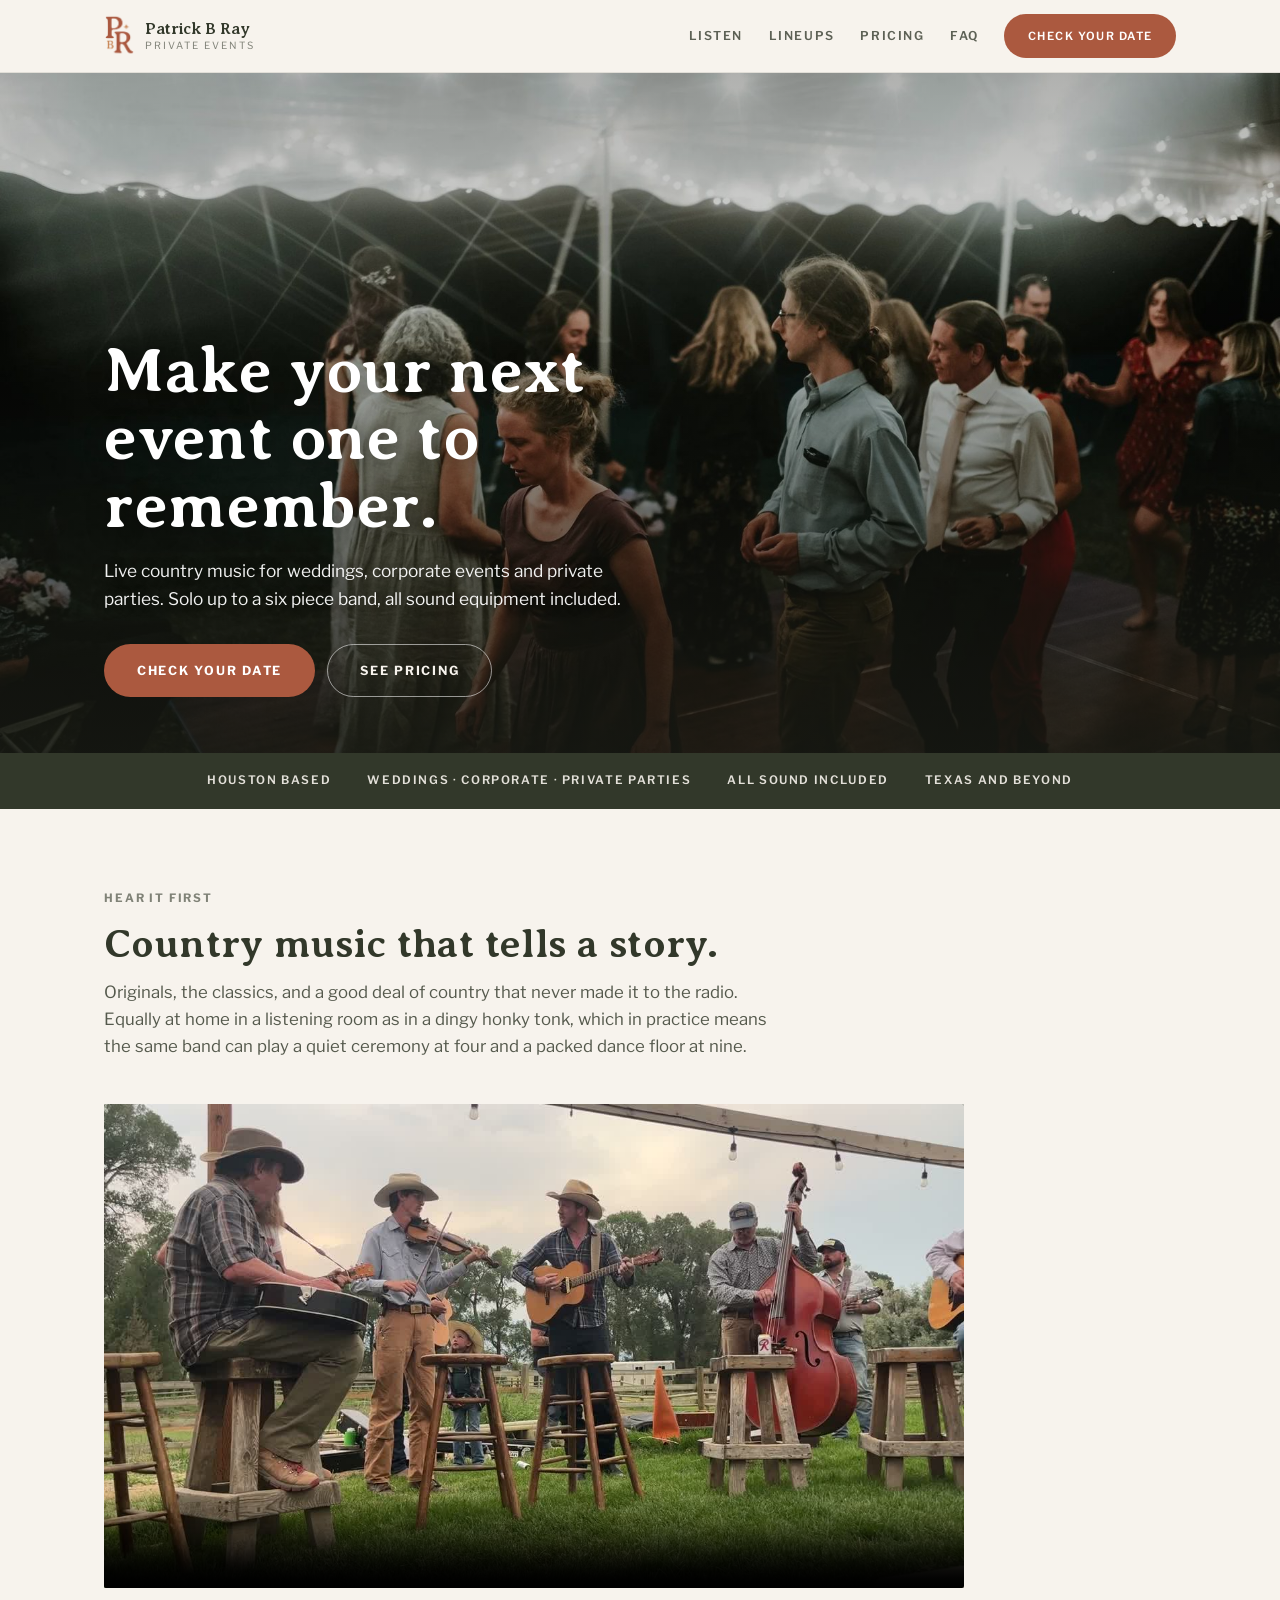
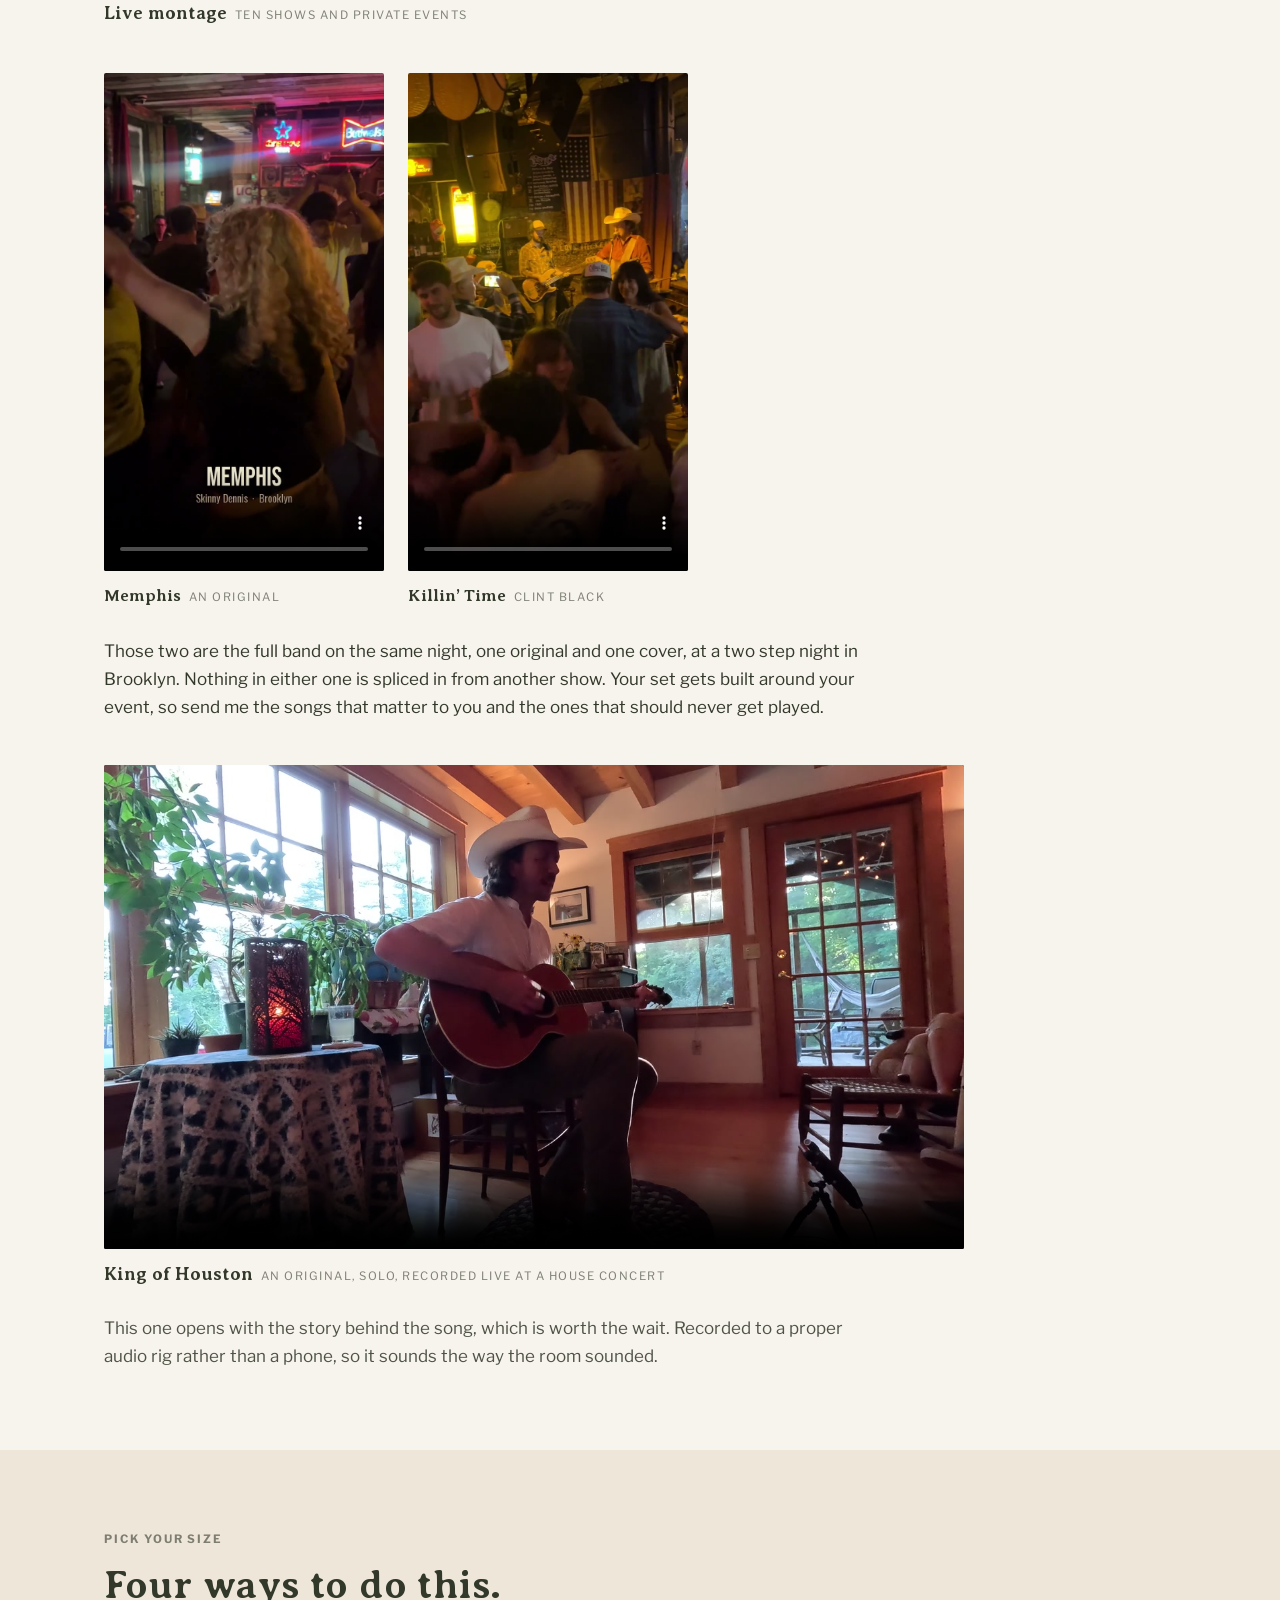
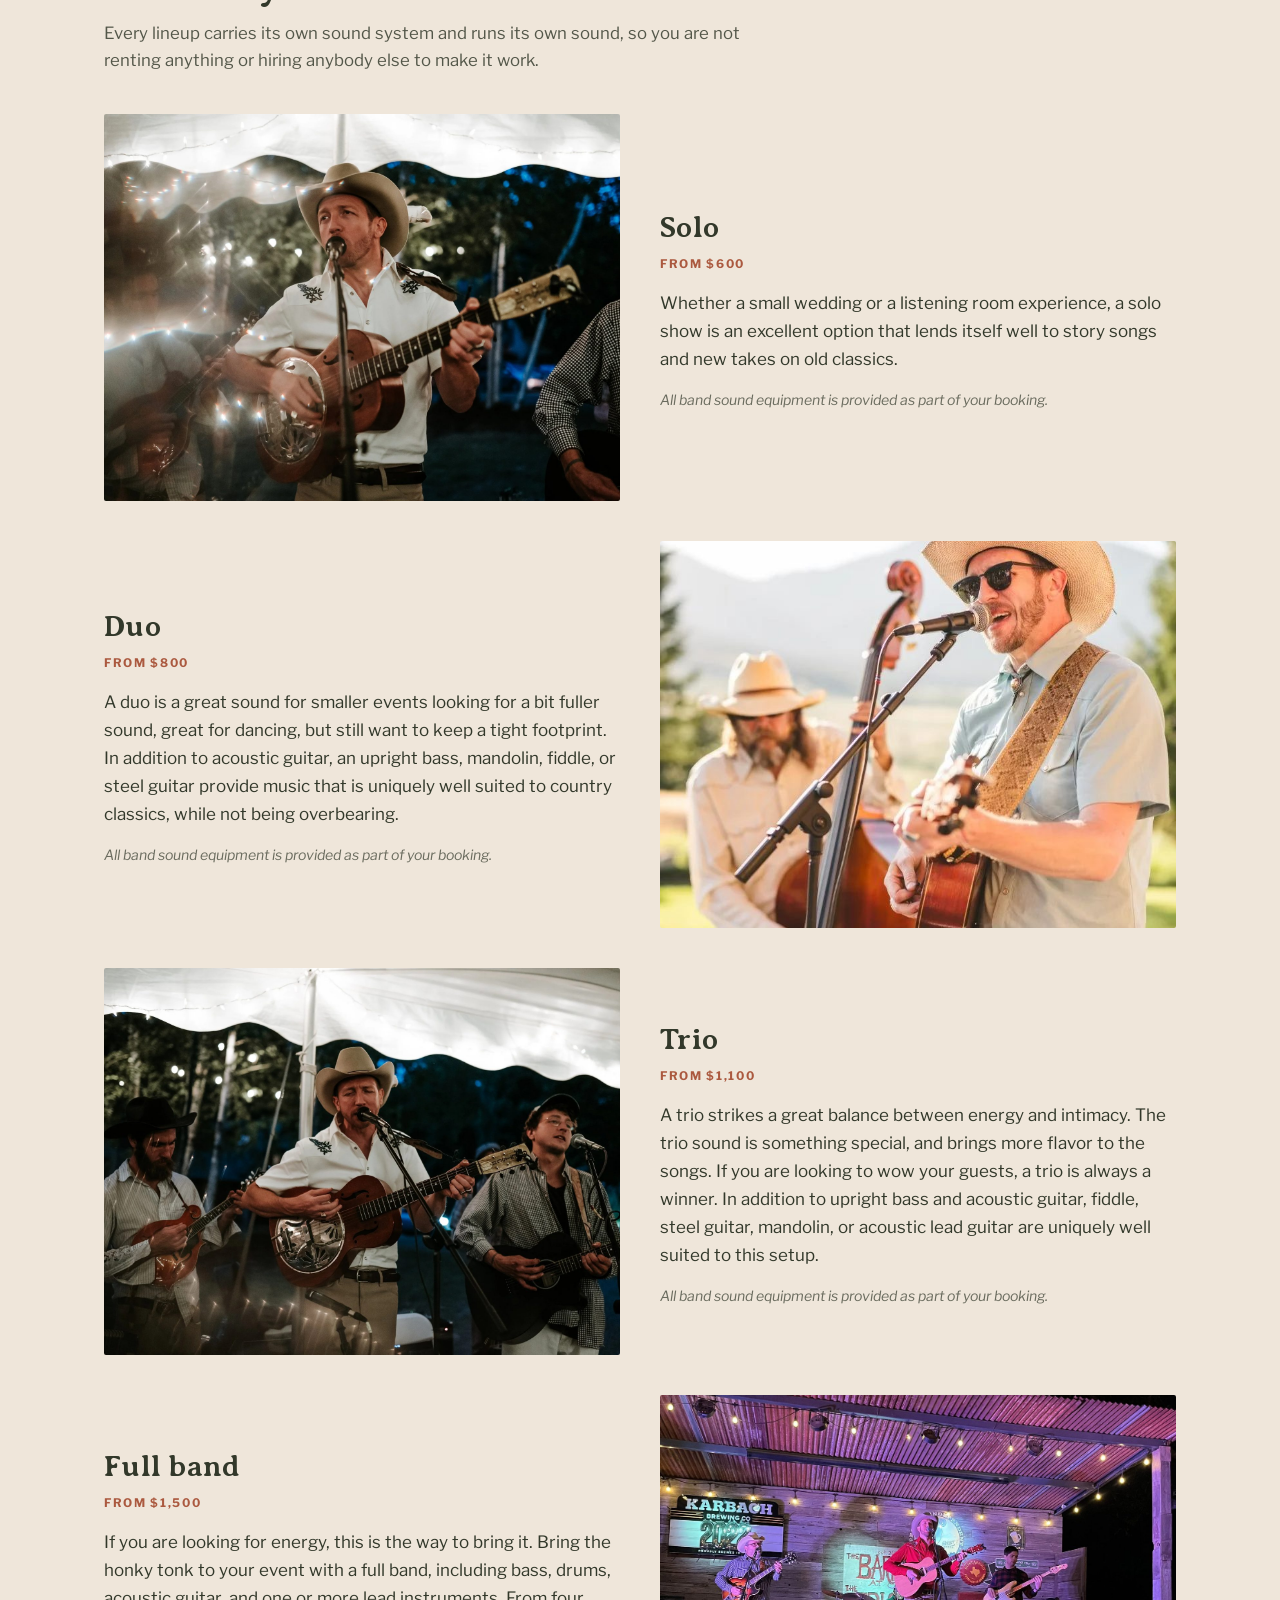
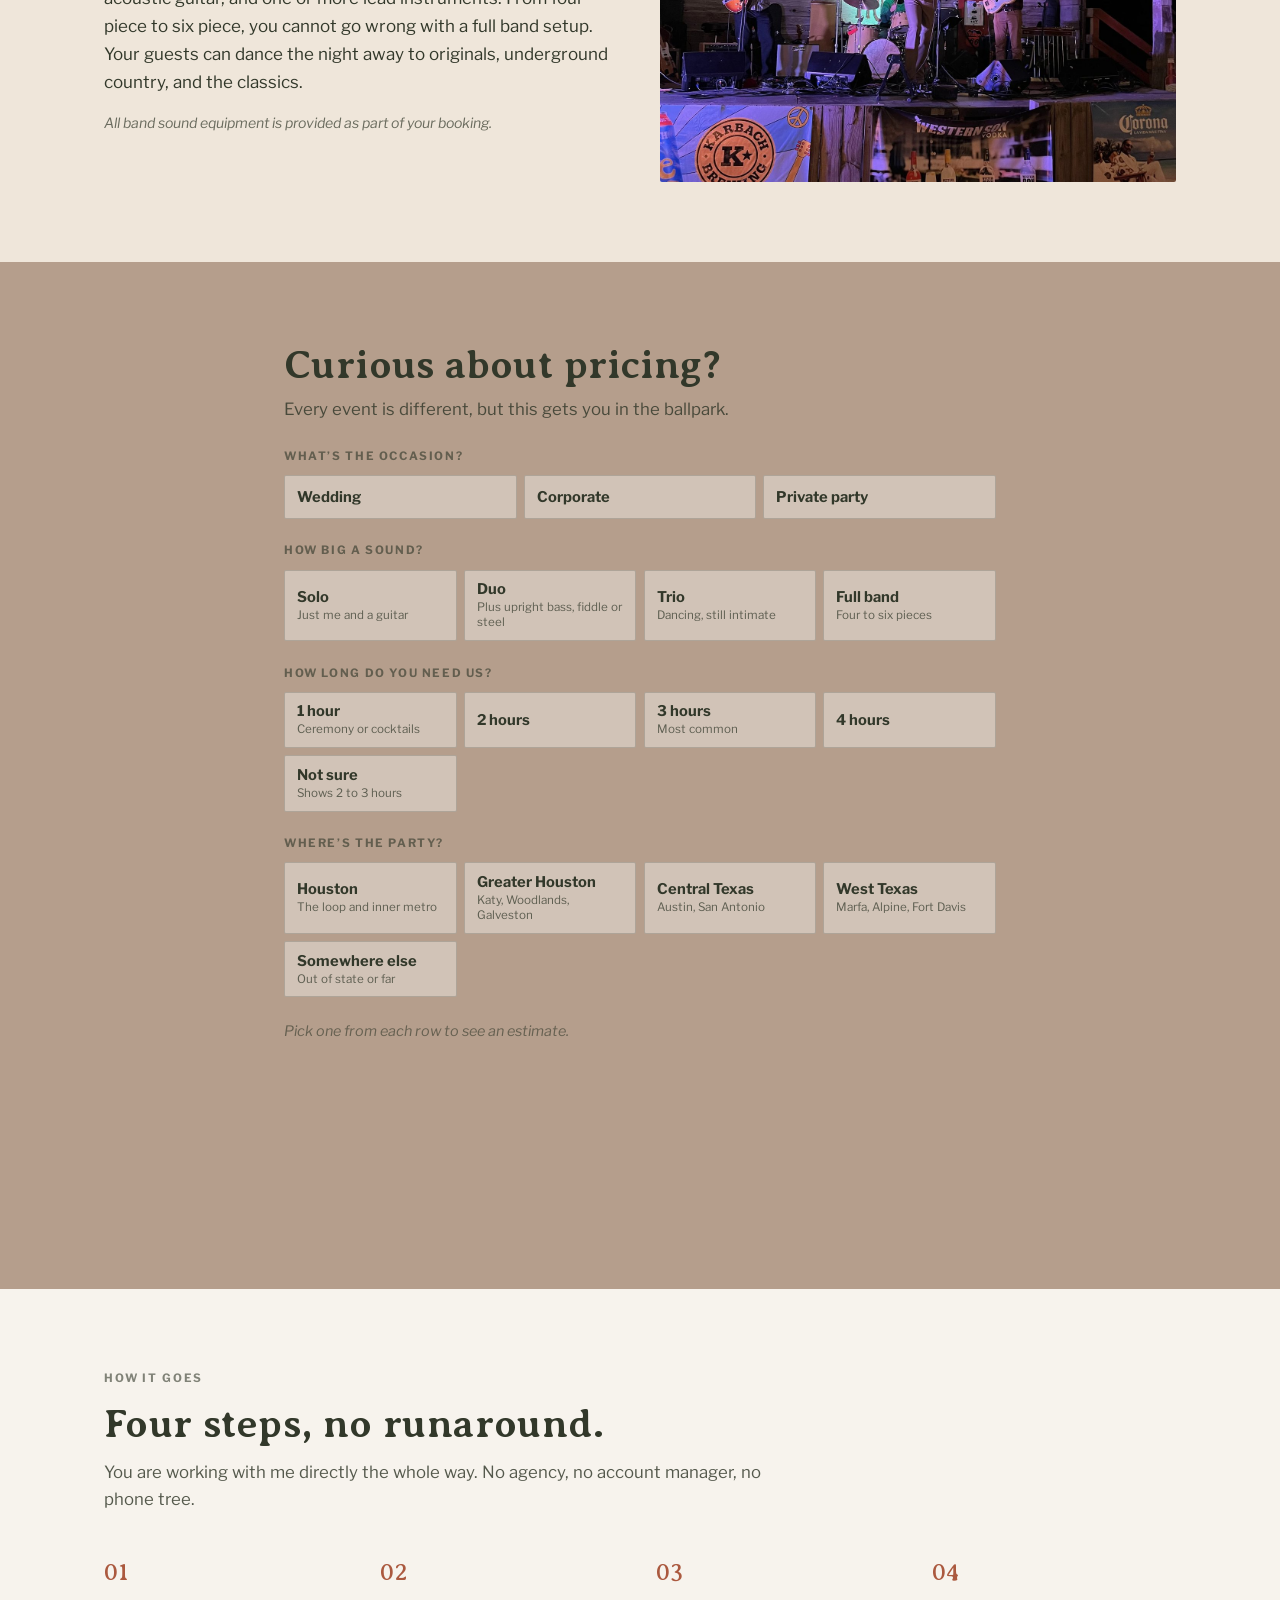
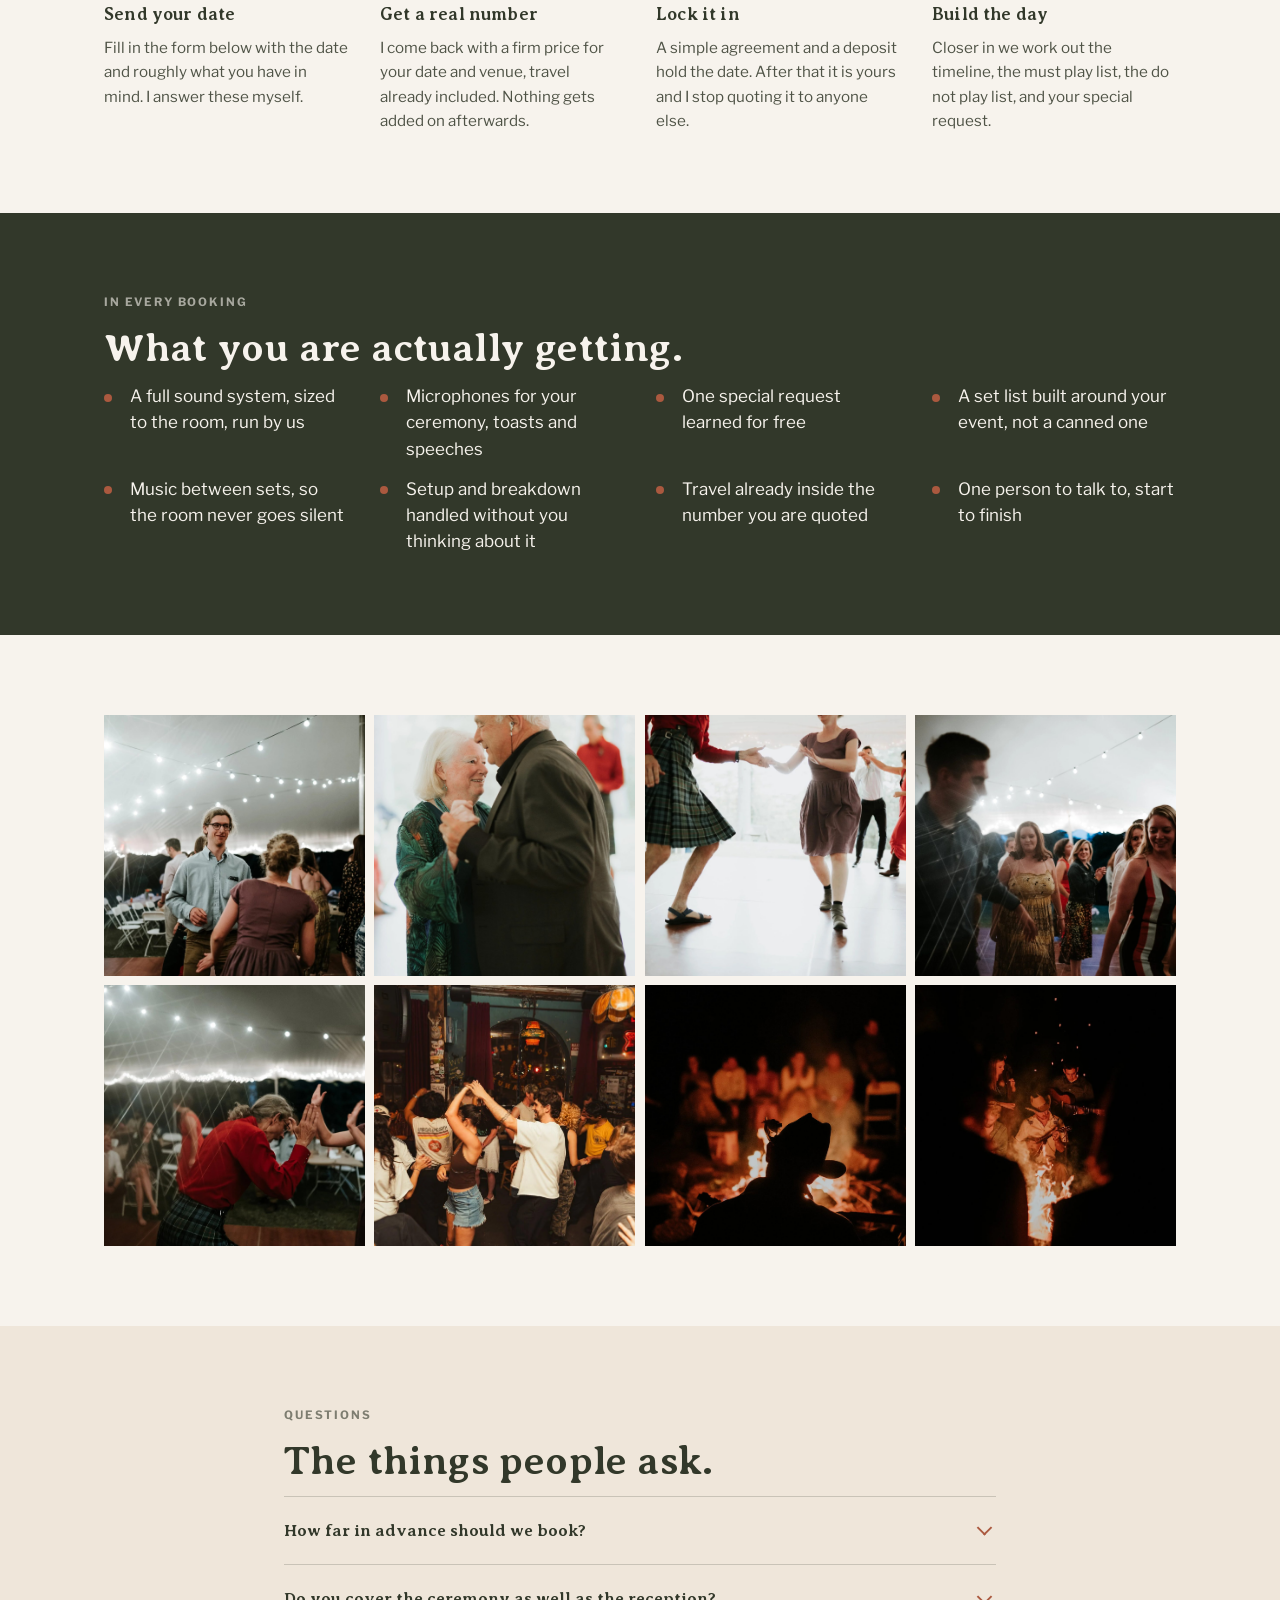
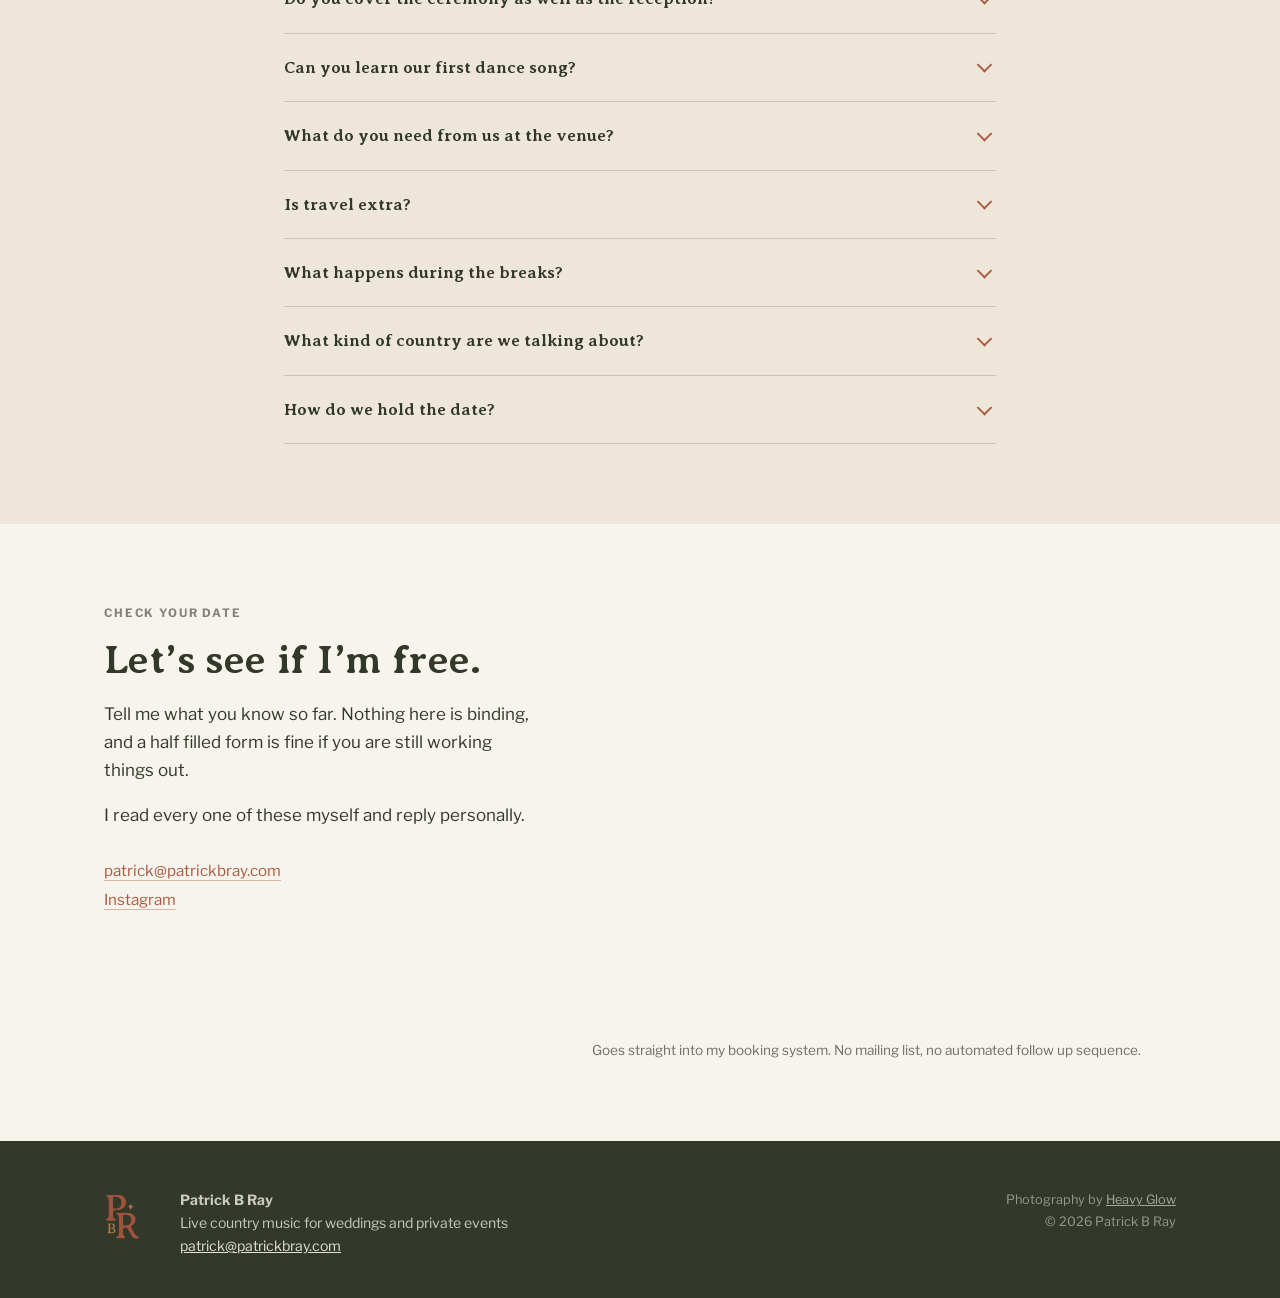
<file: index.html>
<!DOCTYPE html>
<html lang="en">
<head>
<meta charset="utf-8">
<meta name="viewport" content="width=device-width, initial-scale=1">

<title>Live Country Music for Weddings &amp; Private Events | Patrick B Ray</title>
<meta name="description" content="Live country music for weddings, corporate events and private parties in Houston, Central Texas and West Texas. Solo, duo, trio or full band. All sound equipment included. See pricing in about thirty seconds.">
<link rel="canonical" href="https://events.patrickbray.com/">

<meta property="og:type" content="website">
<meta property="og:title" content="Live Country Music for Weddings &amp; Private Events">
<meta property="og:description" content="Solo, duo, trio or full band. All sound equipment included. Houston based, and out across Texas.">
<meta property="og:url" content="https://events.patrickbray.com/">
<meta property="og:image" content="https://events.patrickbray.com/assets/img/gallery-8.jpg">
<meta name="twitter:card" content="summary_large_image">

<link rel="icon" href="assets/favicon.ico">
<link rel="preconnect" href="https://fonts.googleapis.com">
<link rel="preconnect" href="https://fonts.gstatic.com" crossorigin>
<link href="https://fonts.googleapis.com/css2?family=Averia+Serif+Libre:wght@400;700&family=Libre+Franklin:wght@400;600;700&display=swap" rel="stylesheet">
<link rel="stylesheet" href="assets/css/site.css">
<link rel="stylesheet" href="assets/css/estimator.css">

<script type="application/ld+json">
{
  "@context":"https://schema.org",
  "@type":"MusicGroup",
  "name":"Patrick B Ray",
  "url":"https://events.patrickbray.com/",
  "genre":"Country",
  "image":"https://events.patrickbray.com/assets/img/gallery-8.jpg",
  "areaServed":["Houston, TX","Austin, TX","San Antonio, TX","Marfa, TX","Alpine, TX","Fort Davis, TX"],
  "email":"patrick@patrickbray.com"
}
</script>
</head>
<body>

<a class="skip" href="#main">Skip to content</a>

<header class="site-header">
  <div class="wrap site-header__inner">
    <a class="brand" href="#top">
      <img src="assets/img/pbr-logo.png" alt="" width="30" height="48">
      <span class="brand__text">
        <span class="brand__name">Patrick B Ray</span>
        <span class="brand__sub">Private Events</span>
      </span>
    </a>
    <nav class="site-nav" aria-label="Main">
      <a href="#listen">Listen</a>
      <a href="#lineups">Lineups</a>
      <a href="#pricing">Pricing</a>
      <a href="#faq">FAQ</a>
      <a class="btn btn--primary" href="#book">Check your date</a>
    </nav>
  </div>
</header>

<main id="main">

<!-- ============================ HERO ============================ -->
<section class="hero" id="top">
  <img class="hero__img" src="assets/img/gallery-8.jpg" alt="Guests dancing under a tent strung with lights at dusk" fetchpriority="high" width="1800" height="1200">
  <div class="wrap hero__inner">
    <h1>Make your next event one to remember.</h1>
    <p>Live country music for weddings, corporate events and private parties. Solo up to a six piece band, all sound equipment included.</p>
    <div class="hero__actions">
      <a class="btn btn--primary" href="#book">Check your date</a>
      <a class="btn btn--ghost" href="#pricing">See pricing</a>
    </div>
  </div>
</section>

<div class="strip">
  <div class="wrap">
    <ul>
      <li>Houston based</li>
      <li>Weddings · Corporate · Private parties</li>
      <li>All sound included</li>
      <li>Texas and beyond</li>
    </ul>
  </div>
</div>

<!-- ============================ LISTEN ============================ -->
<section id="listen">
  <div class="wrap">
    <div class="listen__intro">
      <p class="eyebrow">Hear it first</p>
      <h2 class="section-title">Country music that tells a story.</h2>
      <p class="section-lede">Originals, the classics, and a good deal of country that never made it to the radio. Equally at home in a listening room as in a dingy honky tonk, which in practice means the same band can play a quiet ceremony at four and a packed dance floor at nine.</p>
    </div>

    <figure class="feature-clip">
      <video preload="none" playsinline controls poster="assets/video/montage-poster.jpg" width="1920" height="1080">
        <source src="assets/video/montage.mp4" type="video/mp4">
      </video>
      <figcaption><strong>Live montage</strong><span>Ten shows and private events</span></figcaption>
    </figure>

    <div class="clips">
      <figure class="clip">
        <video preload="none" playsinline controls poster="assets/video/memphis-poster.jpg" width="720" height="1280">
          <source src="assets/video/memphis.mp4" type="video/mp4">
        </video>
        <figcaption><strong>Memphis</strong><span>An original</span></figcaption>
      </figure>
      <figure class="clip">
        <video preload="none" playsinline controls poster="assets/video/killin-time-poster.jpg" width="720" height="1280">
          <source src="assets/video/killin-time.mp4" type="video/mp4">
        </video>
        <figcaption><strong>Killin’ Time</strong><span>Clint Black</span></figcaption>
      </figure>
    </div>

    <p class="clips__note">Those two are the full band on the same night, one original and one cover, at a two step night in Brooklyn. Nothing in either one is spliced in from another show. Your set gets built around your event, so send me the songs that matter to you and the ones that should never get played.</p>

    <figure class="feature-clip">
      <video preload="none" playsinline controls poster="assets/video/richmond-king-of-houston-poster.jpg" width="1920" height="1080">
        <source src="assets/video/richmond-king-of-houston.mp4" type="video/mp4">
      </video>
      <figcaption><strong>King of Houston</strong><span>An original, solo, recorded live at a house concert</span></figcaption>
    </figure>

    <p class="feature-clip__note">This one opens with the story behind the song, which is worth the wait. Recorded to a proper audio rig rather than a phone, so it sounds the way the room sounded.</p>
  </div>
</section>

<!-- ============================ LINEUPS ============================ -->
<section id="lineups" class="section--tinted">
  <div class="wrap">
    <p class="eyebrow">Pick your size</p>
    <h2 class="section-title">Four ways to do this.</h2>
    <p class="section-lede">Every lineup carries its own sound system and runs its own sound, so you are not renting anything or hiring anybody else to make it work.</p>

    <div class="lineups">

      <article class="lineup">
        <div class="lineup__media">
          <img src="assets/img/gallery-4.jpg" alt="Patrick B Ray singing into a microphone under a lit tent" loading="lazy">
        </div>
        <div>
          <h3 class="lineup__name">Solo</h3>
          <p class="lineup__price">From $600</p>
          <p class="lineup__body">Whether a small wedding or a listening room experience, a solo show is an excellent option that lends itself well to story songs and new takes on old classics.</p>
          <p class="lineup__gear">All band sound equipment is provided as part of your booking.</p>
        </div>
      </article>

      <article class="lineup">
        <div class="lineup__media">
          <img src="assets/img/duo.jpg" alt="Two musicians playing guitar and upright bass outdoors" loading="lazy">
        </div>
        <div>
          <h3 class="lineup__name">Duo</h3>
          <p class="lineup__price">From $800</p>
          <p class="lineup__body">A duo is a great sound for smaller events looking for a bit fuller sound, great for dancing, but still want to keep a tight footprint. In addition to acoustic guitar, an upright bass, mandolin, fiddle, or steel guitar provide music that is uniquely well suited to country classics, while not being overbearing.</p>
          <p class="lineup__gear">All band sound equipment is provided as part of your booking.</p>
        </div>
      </article>

      <article class="lineup">
        <div class="lineup__media">
          <img src="assets/img/gallery-5.jpg" alt="String band performing on stage under a tent" loading="lazy">
        </div>
        <div>
          <h3 class="lineup__name">Trio</h3>
          <p class="lineup__price">From $1,100</p>
          <p class="lineup__body">A trio strikes a great balance between energy and intimacy. The trio sound is something special, and brings more flavor to the songs. If you are looking to wow your guests, a trio is always a winner. In addition to upright bass and acoustic guitar, fiddle, steel guitar, mandolin, or acoustic lead guitar are uniquely well suited to this setup.</p>
          <p class="lineup__gear">All band sound equipment is provided as part of your booking.</p>
        </div>
      </article>

      <article class="lineup">
        <div class="lineup__media">
          <img src="assets/img/gallery-6.jpg" alt="Full band playing a lit stage" loading="lazy">
        </div>
        <div>
          <h3 class="lineup__name">Full band</h3>
          <p class="lineup__price">From $1,500</p>
          <p class="lineup__body">If you are looking for energy, this is the way to bring it. Bring the honky tonk to your event with a full band, including bass, drums, acoustic guitar, and one or more lead instruments. From four piece to six piece, you cannot go wrong with a full band setup. Your guests can dance the night away to originals, underground country, and the classics.</p>
          <p class="lineup__gear">All band sound equipment is provided as part of your booking.</p>
        </div>
      </article>

    </div>
  </div>
</section>

<!-- ============================ PRICING ============================ -->
<section id="pricing" class="section--sand">
  <div class="wrap wrap--narrow">
    <div class="pbr-est">

      <div class="pbr-est__head">
        <h2 class="pbr-est__title">Curious about pricing?</h2>
        <p class="pbr-est__lede">Every event is different, but this gets you in the ballpark.</p>
      </div>

      <fieldset class="pbr-est__step">
        <legend class="pbr-est__legend">What’s the occasion?</legend>
        <div class="pbr-est__opts" role="group" data-group="event"></div>
      </fieldset>

      <fieldset class="pbr-est__step">
        <legend class="pbr-est__legend">How big a sound?</legend>
        <div class="pbr-est__opts" role="group" data-group="config"></div>
      </fieldset>

      <fieldset class="pbr-est__step">
        <legend class="pbr-est__legend">How long do you need us?</legend>
        <div class="pbr-est__opts" role="group" data-group="hours"></div>
      </fieldset>

      <fieldset class="pbr-est__step">
        <legend class="pbr-est__legend">Where’s the party?</legend>
        <div class="pbr-est__opts" role="group" data-group="travel"></div>
      </fieldset>

      <p class="pbr-est__hint" id="pbrHint">Pick one from each row to see an estimate.</p>

      <div class="pbr-est__result" id="pbrResult" aria-live="polite">
        <p class="pbr-est__figure"><small id="pbrFigLabel">Estimated range</small><span id="pbrFigure"></span></p>
        <p class="pbr-est__summary" id="pbrSummary"></p>
        <a class="pbr-est__cta" id="pbrCta" href="#book">Check my date</a>
        <p class="pbr-est__fine" id="pbrFine"></p>
      </div>

    </div>
  </div>
</section>

<!-- ============================ HOW IT WORKS ============================ -->
<section id="how">
  <div class="wrap">
    <p class="eyebrow">How it goes</p>
    <h2 class="section-title">Four steps, no runaround.</h2>
    <p class="section-lede">You are working with me directly the whole way. No agency, no account manager, no phone tree.</p>

    <div class="steps">
      <div class="step">
        <h3>Send your date</h3>
        <p>Fill in the form below with the date and roughly what you have in mind. I answer these myself.</p>
      </div>
      <div class="step">
        <h3>Get a real number</h3>
        <p>I come back with a firm price for your date and venue, travel already included. Nothing gets added on afterwards.</p>
      </div>
      <div class="step">
        <h3>Lock it in</h3>
        <p>A simple agreement and a deposit hold the date. After that it is yours and I stop quoting it to anyone else.</p>
      </div>
      <div class="step">
        <h3>Build the day</h3>
        <p>Closer in we work out the timeline, the must play list, the do not play list, and your special request.</p>
      </div>
    </div>
  </div>
</section>

<!-- ============================ INCLUDED ============================ -->
<section class="section--dark">
  <div class="wrap">
    <p class="eyebrow">In every booking</p>
    <h2 class="section-title">What you are actually getting.</h2>
    <ul class="included">
      <li>A full sound system, sized to the room, run by us</li>
      <li>Microphones for your ceremony, toasts and speeches</li>
      <li>One special request learned for free</li>
      <li>A set list built around your event, not a canned one</li>
      <li>Music between sets, so the room never goes silent</li>
      <li>Setup and breakdown handled without you thinking about it</li>
      <li>Travel already inside the number you are quoted</li>
      <li>One person to talk to, start to finish</li>
    </ul>
  </div>
</section>

<!-- ============================ GALLERY ============================ -->
<section class="gallery-section">
  <div class="wrap">
    <div class="gallery">
      <img src="assets/img/band.jpg" alt="Guests dancing under a lit tent" loading="lazy">
      <img src="assets/img/gallery-1.jpg" alt="A couple dancing together" loading="lazy">
      <img src="assets/img/solo.jpg" alt="Guests dancing on a white floor" loading="lazy">
      <img src="assets/img/gallery-7.jpg" alt="Guests dancing at dusk" loading="lazy">
      <img src="assets/img/trio.jpg" alt="Two guests laughing on the dance floor" loading="lazy">
      <img src="assets/img/hero-dancefloor.jpg" alt="A packed honky tonk dance floor" loading="lazy">
      <img src="assets/img/gallery-3.jpg" alt="Silhouettes around a campfire" loading="lazy">
      <img src="assets/img/gallery-2.jpg" alt="Musicians playing by firelight" loading="lazy">
    </div>
  </div>
</section>

<!-- ============================ FAQ ============================ -->
<section id="faq" class="section--tinted">
  <div class="wrap wrap--narrow">
    <p class="eyebrow">Questions</p>
    <h2 class="section-title">The things people ask.</h2>

    <div class="faq">

      <details>
        <summary>How far in advance should we book?</summary>
        <p>Sooner is better, particularly for spring and fall Saturdays, which tend to go early. That said, it is always worth asking about a close in date. Sometimes the calendar cooperates.</p>
      </details>

      <details>
        <summary>Do you cover the ceremony as well as the reception?</summary>
        <p>Yes, and most weddings do it that way. Ceremony, cocktail hour and reception can all be covered, and the lineup can change between them. A solo ceremony into a full band reception is a common shape.</p>
      </details>

      <details>
        <summary>Can you learn our first dance song?</summary>
        <p>One special request comes learned free with every booking. If you have a longer list of songs that matter to you, send it over and we will talk about it.</p>
      </details>

      <details>
        <summary>What do you need from us at the venue?</summary>
        <p>Power within reach of where we set up, and enough room for the lineup you booked. For outdoor events we need cover from sun and rain, since the gear does not care for either. If you are unsure whether your space works, send a photo and I will tell you straight.</p>
      </details>

      <details>
        <summary>Is travel extra?</summary>
        <p>No. Travel is already inside the number I quote you, mileage and lodging included where a date needs it. Nothing gets added afterwards. West Texas dates often cost less than people expect, because I am out that way regularly anyway.</p>
      </details>

      <details>
        <summary>What happens during the breaks?</summary>
        <p>Music keeps playing through our sound system, so the room never drops into silence between sets.</p>
      </details>

      <details>
        <summary>What kind of country are we talking about?</summary>
        <p>Originals, the classics, and a lot of country that never got radio play. It leans traditional rather than modern pop country. If you want a feel for it, the video above is a fair sample.</p>
      </details>

      <details>
        <summary>How do we hold the date?</summary>
        <p>A simple agreement and a deposit. Once that is in, the date is yours and I take it off the calendar for everyone else.</p>
      </details>

    </div>
  </div>
</section>

<!-- ============================ BOOK ============================ -->
<section id="book">
  <div class="wrap book__grid">

    <div class="book__aside">
      <p class="eyebrow">Check your date</p>
      <h2 class="section-title">Let’s see if I’m free.</h2>
      <p>Tell me what you know so far. Nothing here is binding, and a half filled form is fine if you are still working things out.</p>
      <p>I read every one of these myself and reply personally.</p>
      <div class="book__contact">
        <a href="mailto:patrick@patrickbray.com">patrick@patrickbray.com</a><br>
        <a href="https://www.instagram.com/patrick_b_ray/" rel="noopener">Instagram</a>
      </div>
    </div>

    <div class="book__form">
      <!-- Estimator handoff. The BookLive form lives in a cross origin iframe,
           so it cannot be prefilled from here. Surfacing the picks instead lets
           the visitor paste them into the message box. -->
      <p class="book__estimate" id="bookEstimate" hidden></p>

      <iframe
        id="bookliveForm"
        src="https://booklive.com/inquiry-forms/pbr-music?bg=transparent&amp;textColor=32382A&amp;btnColor=AB593F&amp;btnTextColor=FFFFFF&amp;btnBlock=1&amp;btnRadius=50"
        title="Booking enquiry form"
        loading="lazy"
        scrolling="no"></iframe>

      <p class="form-note">Goes straight into my booking system. No mailing list, no automated follow up sequence.</p>
    </div>

  </div>
</section>

</main>

<footer class="site-footer">
  <div class="wrap site-footer__inner">
    <img src="assets/img/pbr-logo.png" alt="Patrick B Ray" width="36" height="58">
    <div>
      <strong>Patrick B Ray</strong><br>
      Live country music for weddings and private events<br>
      <a href="mailto:patrick@patrickbray.com">patrick@patrickbray.com</a>
    </div>
    <div class="credit">
      Photography by <a href="https://www.instagram.com/thatheavyglow/" rel="noopener">Heavy Glow</a><br>
      &copy; <span id="year">2026</span> Patrick B Ray
    </div>
  </div>
</footer>

<script src="assets/js/estimator.js" defer></script>
<script src="assets/js/site.js" defer></script>
</body>
</html>
</file>
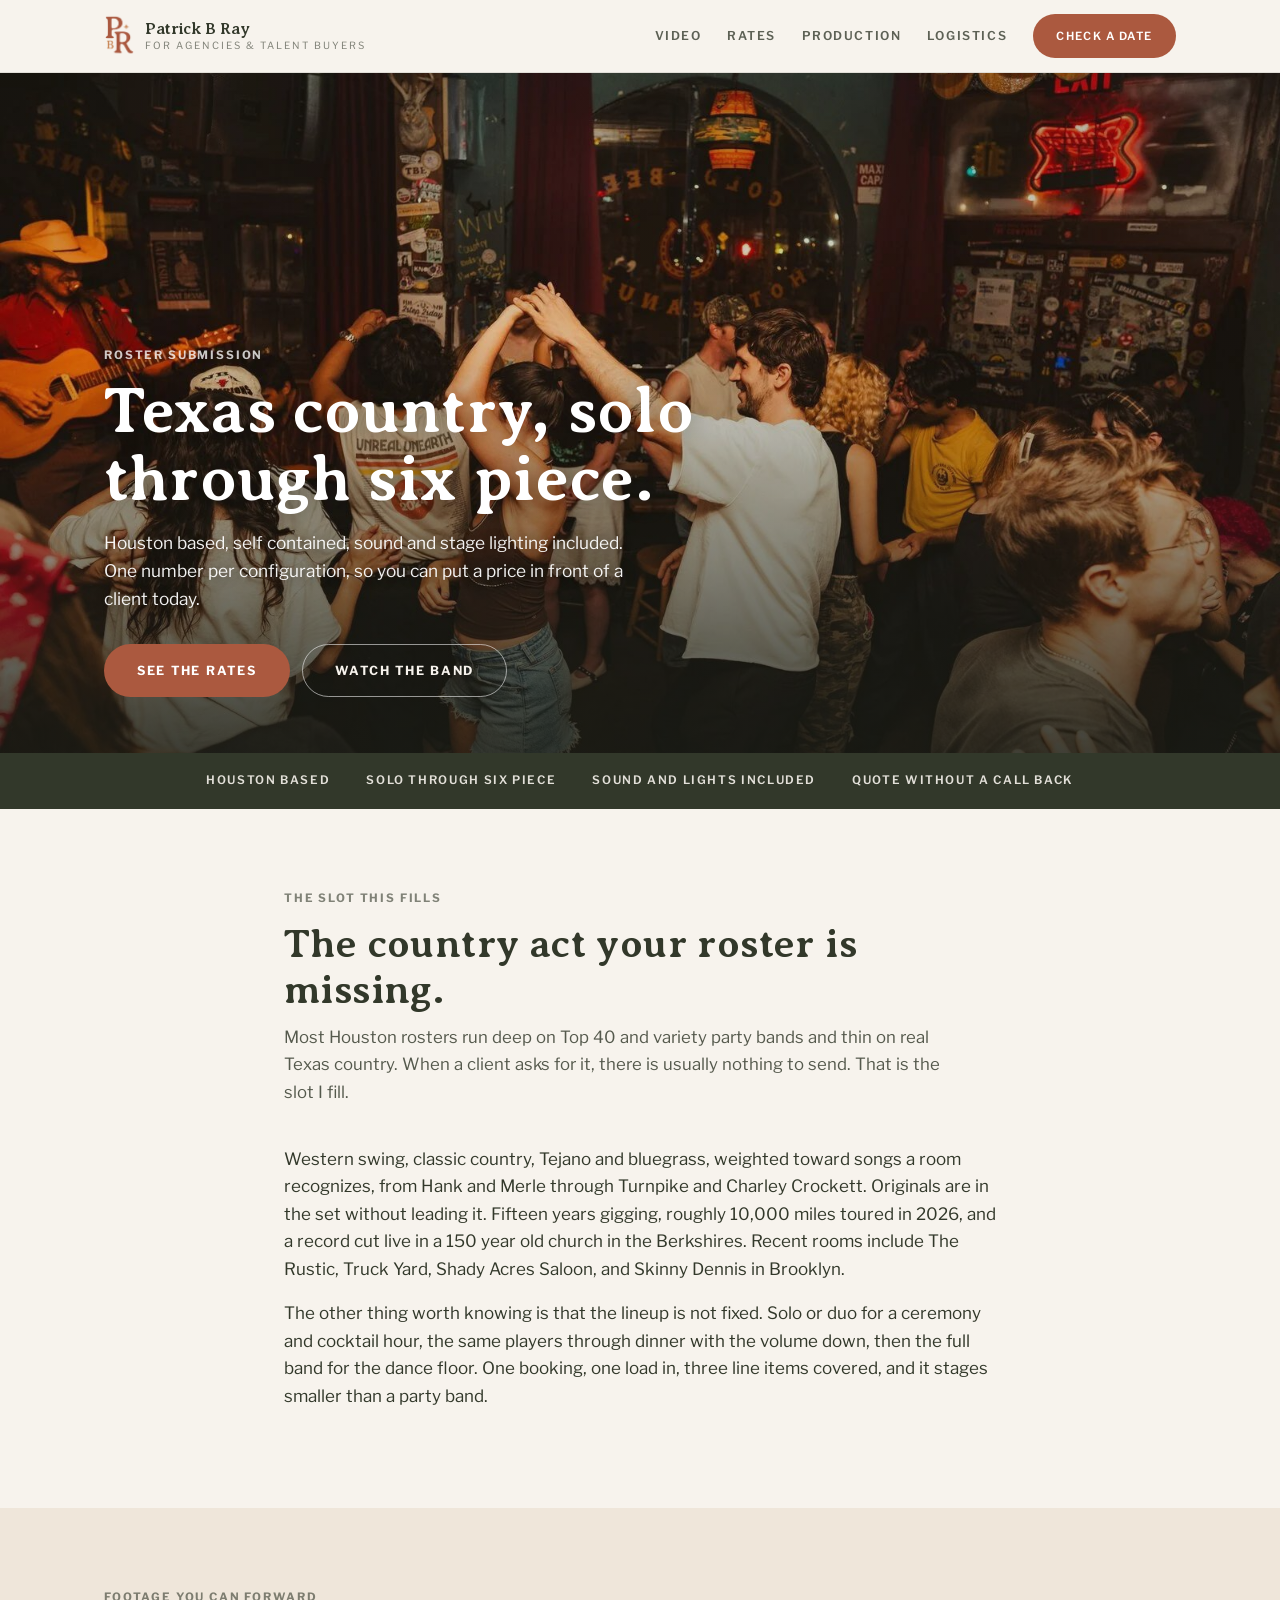
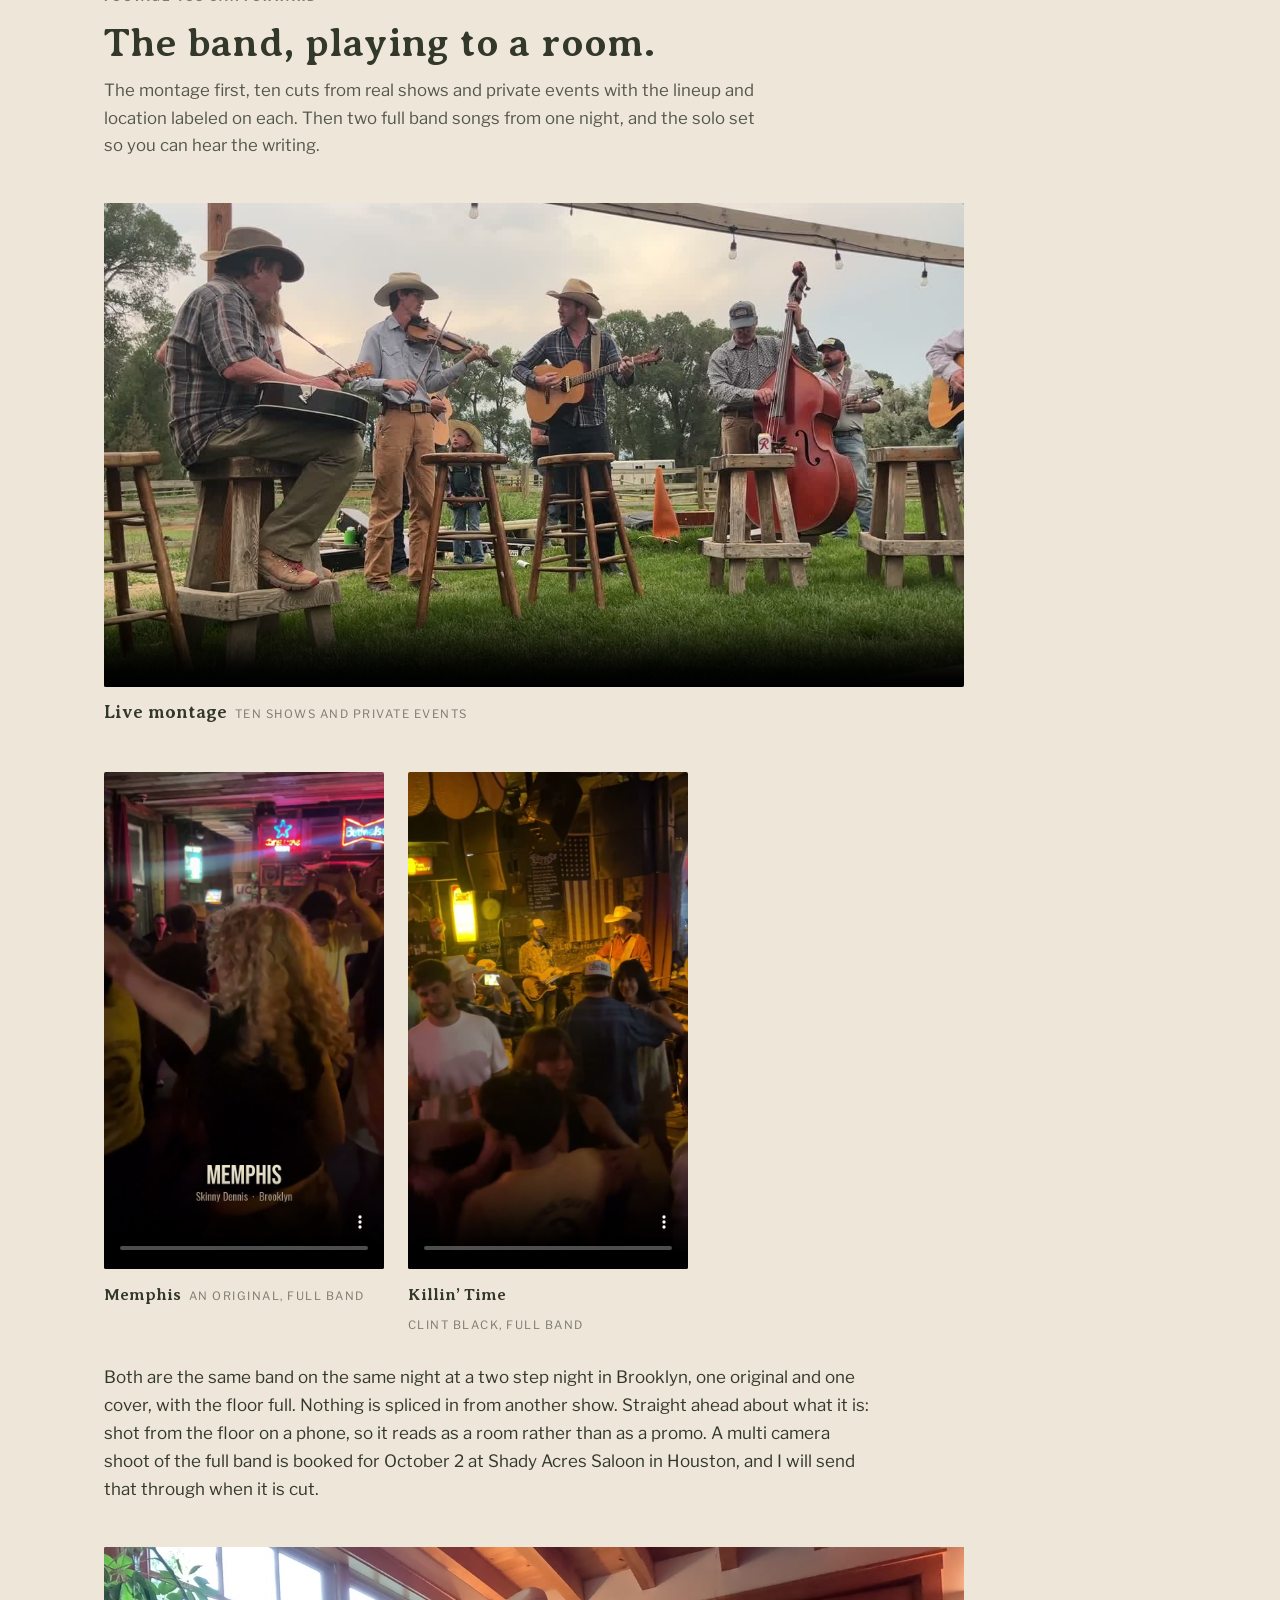
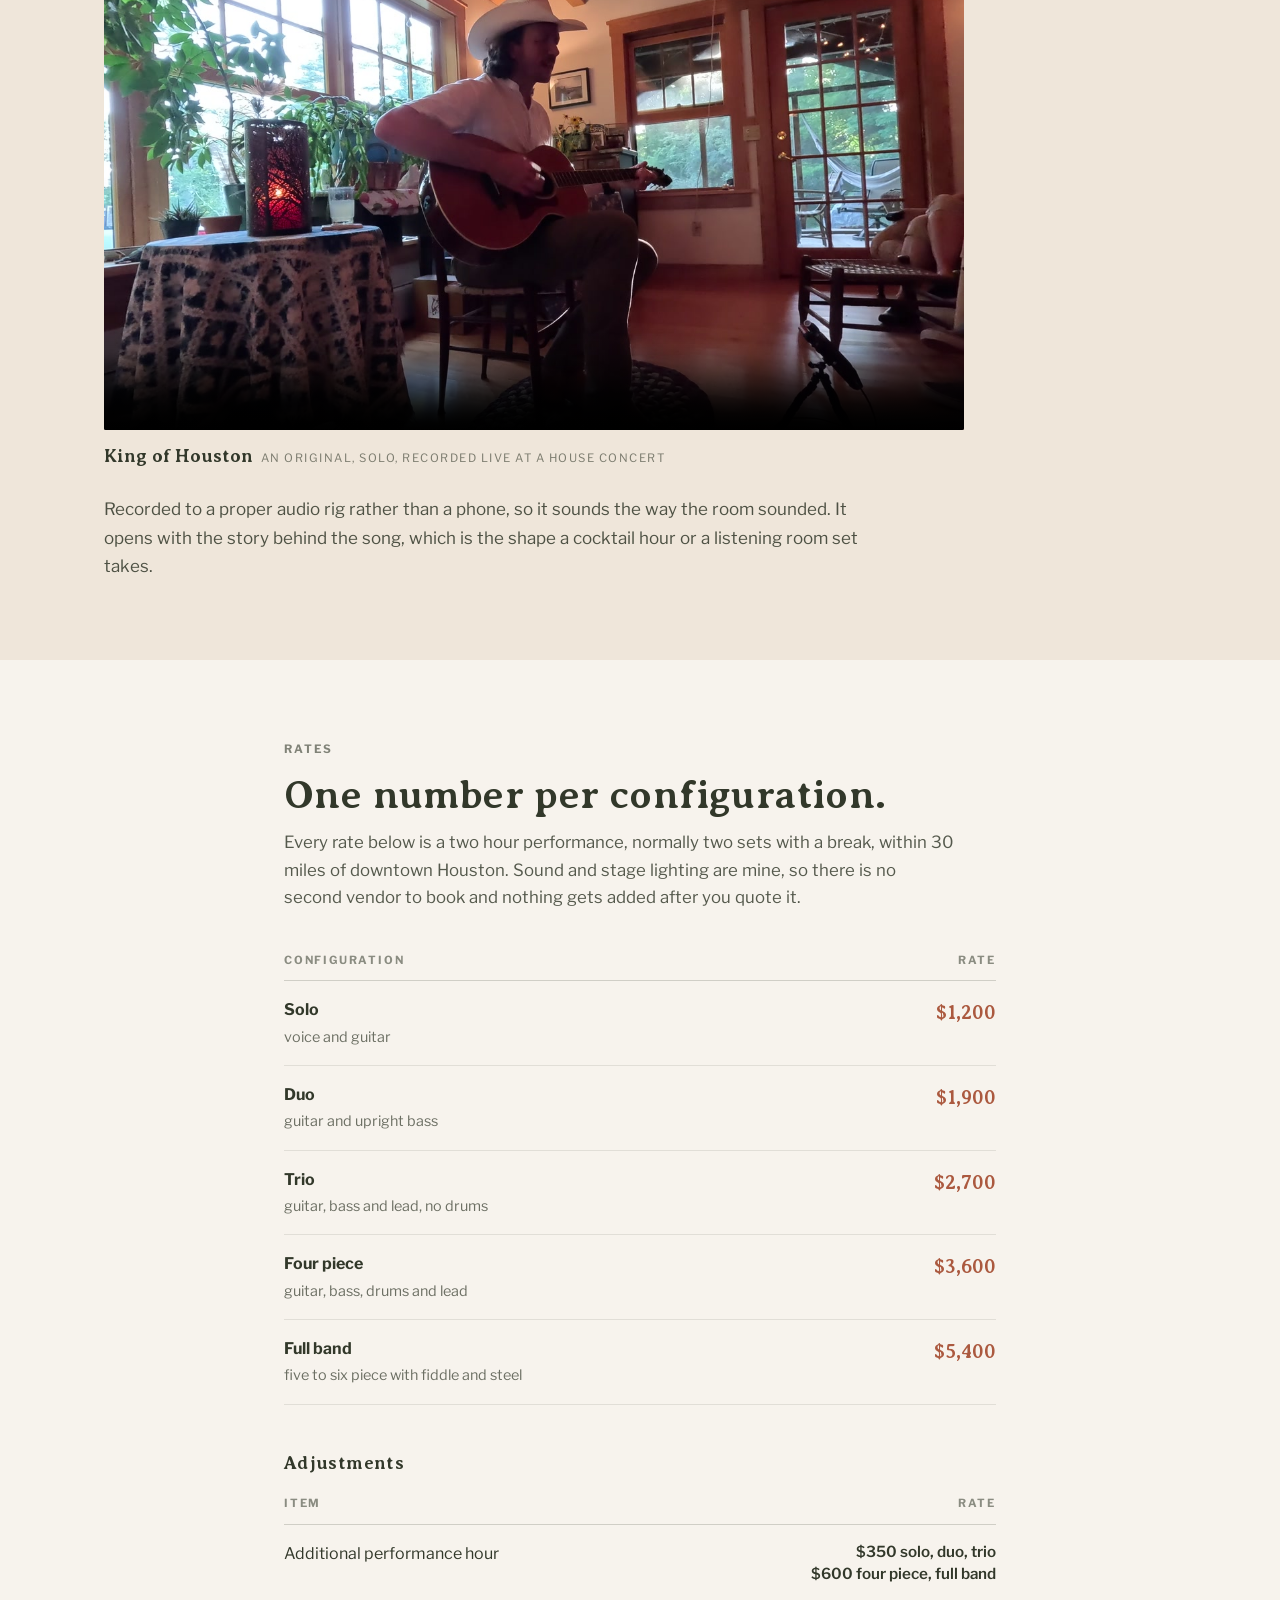
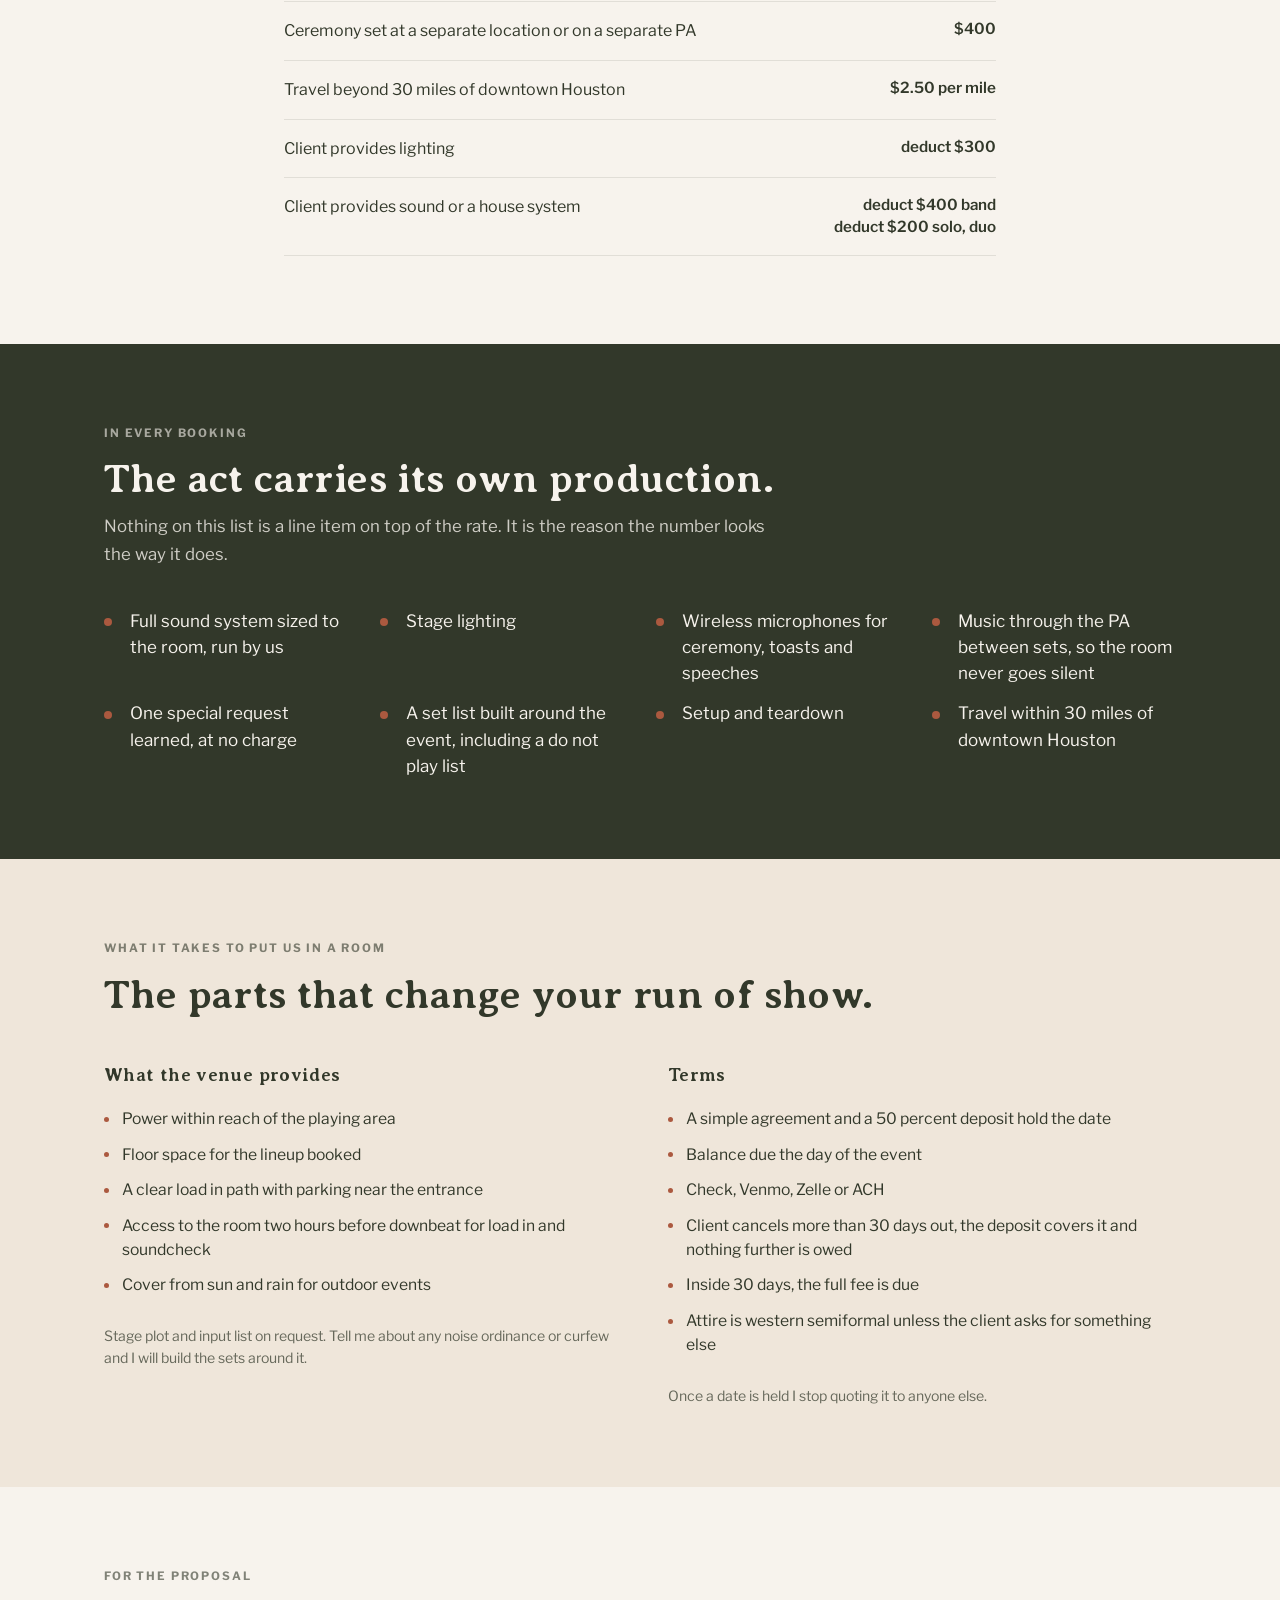
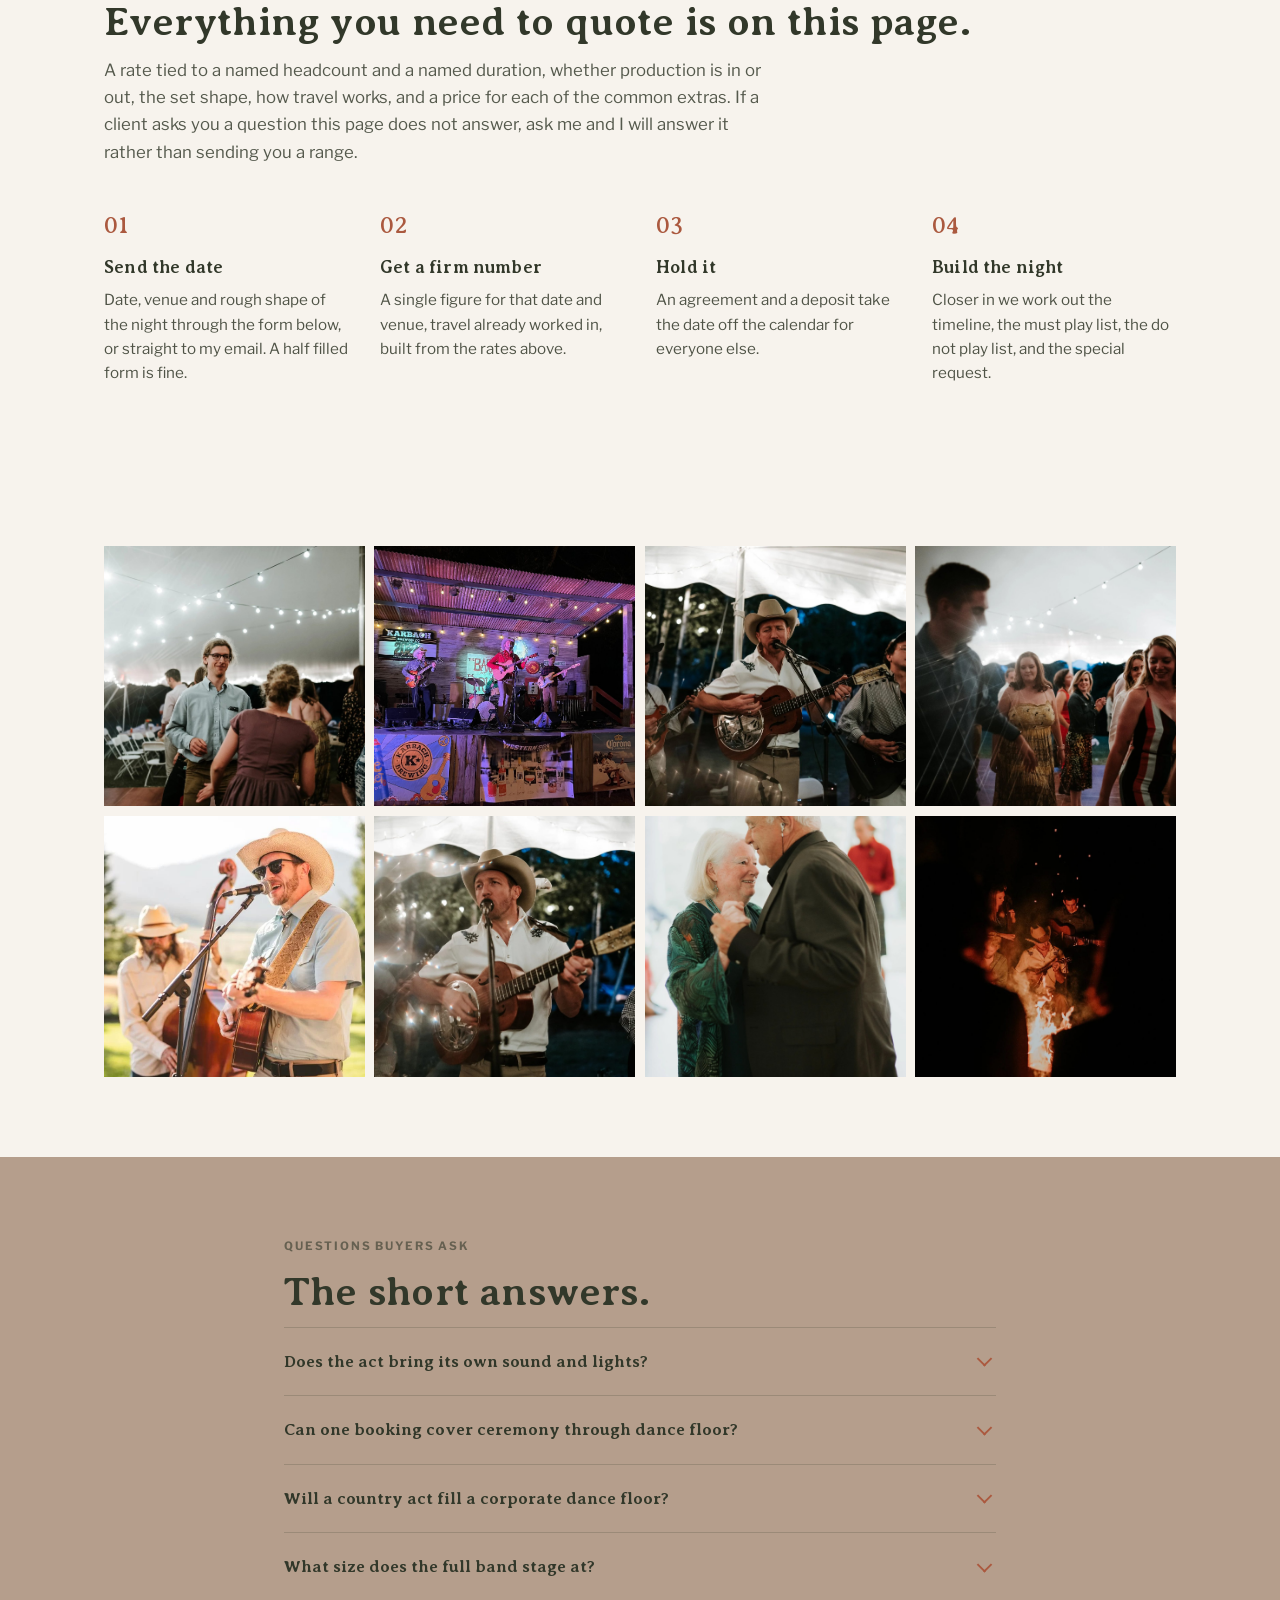
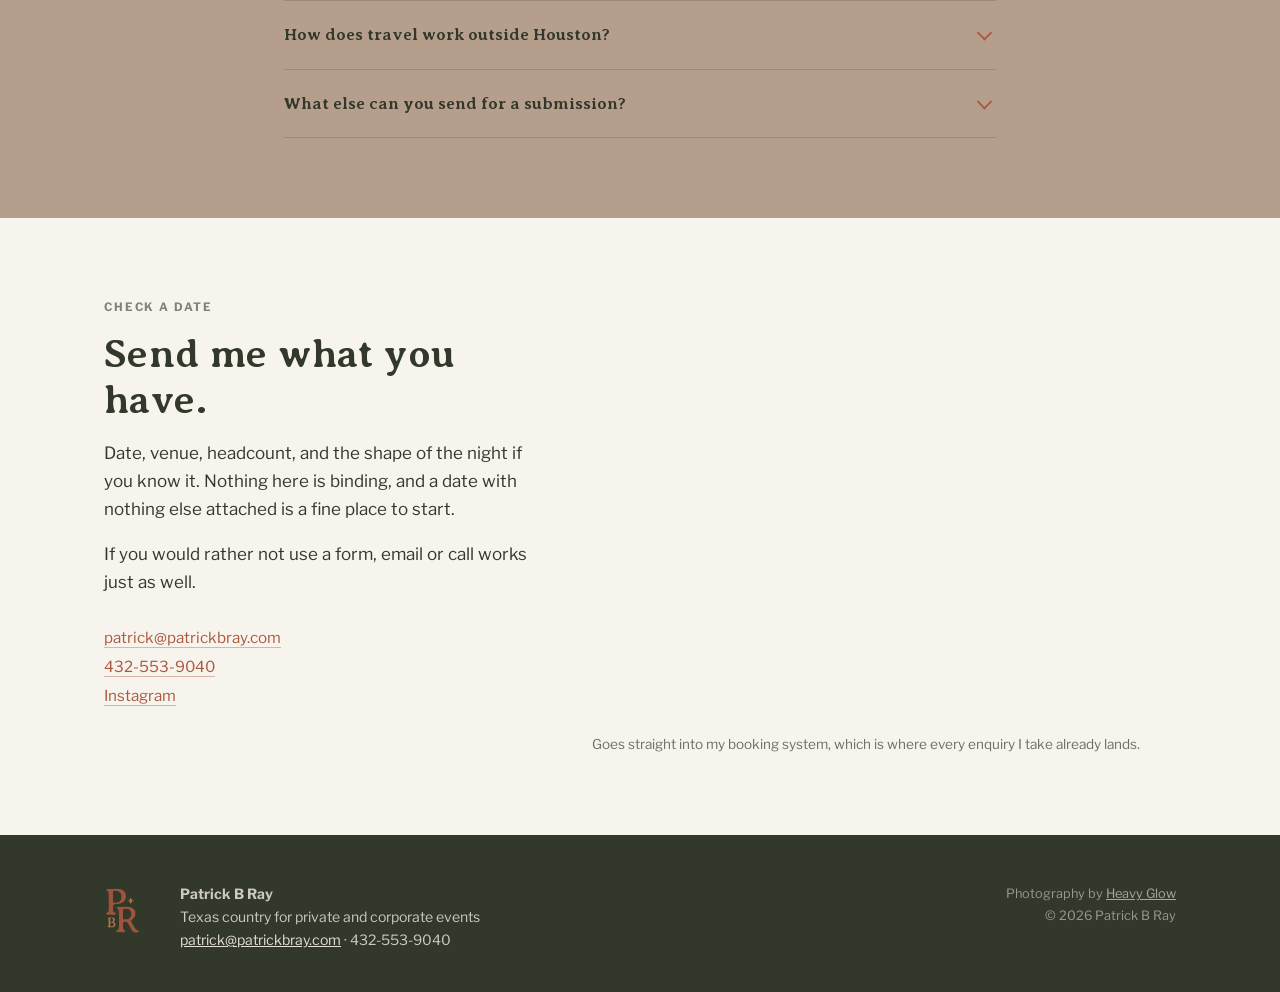
<file: roster/index.html>
<!DOCTYPE html>
<html lang="en">
<head>
<meta charset="utf-8">
<meta name="viewport" content="width=device-width, initial-scale=1">
<meta name="robots" content="noindex, nofollow">

<title>Roster Submission | Patrick B Ray | Texas Country, Houston</title>
<meta name="description" content="Patrick B Ray, Texas country out of Houston. Solo through six piece for agency and corporate rosters. Sound and lights included, one number per configuration.">
<link rel="canonical" href="https://events.patrickbray.com/roster/">

<link rel="icon" href="../assets/favicon.ico">
<link rel="preconnect" href="https://fonts.googleapis.com">
<link rel="preconnect" href="https://fonts.gstatic.com" crossorigin>
<link href="https://fonts.googleapis.com/css2?family=Averia+Serif+Libre:wght@400;700&family=Libre+Franklin:wght@400;600;700&display=swap" rel="stylesheet">
<link rel="stylesheet" href="../assets/css/site.css">
<link rel="stylesheet" href="../assets/css/roster.css">
</head>
<body>

<a class="skip" href="#main">Skip to content</a>

<header class="site-header">
  <div class="wrap site-header__inner">
    <a class="brand" href="#top">
      <img src="../assets/img/pbr-logo.png" alt="" width="30" height="48">
      <span class="brand__text">
        <span class="brand__name">Patrick B Ray</span>
        <span class="brand__sub">For Agencies &amp; Talent Buyers</span>
      </span>
    </a>
    <nav class="site-nav" aria-label="Main">
      <a href="#video">Video</a>
      <a href="#rates">Rates</a>
      <a href="#production">Production</a>
      <a href="#logistics">Logistics</a>
      <a class="btn btn--primary" href="#submit">Check a date</a>
    </nav>
  </div>
</header>

<main id="main">

<!-- ============================ HERO ============================ -->
<section class="hero" id="top">
  <img class="hero__img" src="../assets/img/hero-dancefloor.jpg" alt="A packed honky tonk dance floor" fetchpriority="high" width="1800" height="1200">
  <div class="wrap hero__inner">
    <p class="eyebrow eyebrow--light">Roster submission</p>
    <h1>Texas country, solo through six piece.</h1>
    <p>Houston based, self contained, sound and stage lighting included. One number per configuration, so you can put a price in front of a client today.</p>
    <div class="hero__actions">
      <a class="btn btn--primary" href="#rates">See the rates</a>
      <a class="btn btn--ghost" href="#video">Watch the band</a>
    </div>
  </div>
</section>

<div class="strip">
  <div class="wrap">
    <ul>
      <li>Houston based</li>
      <li>Solo through six piece</li>
      <li>Sound and lights included</li>
      <li>Quote without a call back</li>
    </ul>
  </div>
</div>

<!-- ============================ THE SLOT ============================ -->
<section id="slot">
  <div class="wrap wrap--narrow">
    <p class="eyebrow">The slot this fills</p>
    <h2 class="section-title">The country act your roster is missing.</h2>
    <p class="section-lede">Most Houston rosters run deep on Top 40 and variety party bands and thin on real Texas country. When a client asks for it, there is usually nothing to send. That is the slot I fill.</p>
    <p>Western swing, classic country, Tejano and bluegrass, weighted toward songs a room recognizes, from Hank and Merle through Turnpike and Charley Crockett. Originals are in the set without leading it. Fifteen years gigging, roughly 10,000 miles toured in 2026, and a record cut live in a 150 year old church in the Berkshires. Recent rooms include The Rustic, Truck Yard, Shady Acres Saloon, and Skinny Dennis in Brooklyn.</p>
    <p>The other thing worth knowing is that the lineup is not fixed. Solo or duo for a ceremony and cocktail hour, the same players through dinner with the volume down, then the full band for the dance floor. One booking, one load in, three line items covered, and it stages smaller than a party band.</p>
  </div>
</section>

<!-- ============================ VIDEO ============================ -->
<section id="video" class="section--tinted">
  <div class="wrap">
    <div class="listen__intro">
      <p class="eyebrow">Footage you can forward</p>
      <h2 class="section-title">The band, playing to a room.</h2>
      <p class="section-lede">The montage first, ten cuts from real shows and private events with the lineup and location labeled on each. Then two full band songs from one night, and the solo set so you can hear the writing.</p>
    </div>

    <figure class="feature-clip">
      <video preload="none" playsinline controls poster="../assets/video/montage-poster.jpg" width="1920" height="1080">
        <source src="../assets/video/montage.mp4" type="video/mp4">
      </video>
      <figcaption><strong>Live montage</strong><span>Ten shows and private events</span></figcaption>
    </figure>

    <div class="clips">
      <figure class="clip">
        <video preload="none" playsinline controls poster="../assets/video/memphis-poster.jpg" width="720" height="1280">
          <source src="../assets/video/memphis.mp4" type="video/mp4">
        </video>
        <figcaption><strong>Memphis</strong><span>An original, full band</span></figcaption>
      </figure>
      <figure class="clip">
        <video preload="none" playsinline controls poster="../assets/video/killin-time-poster.jpg" width="720" height="1280">
          <source src="../assets/video/killin-time.mp4" type="video/mp4">
        </video>
        <figcaption><strong>Killin&rsquo; Time</strong><span>Clint Black, full band</span></figcaption>
      </figure>
    </div>

    <p class="clips__note">Both are the same band on the same night at a two step night in Brooklyn, one original and one cover, with the floor full. Nothing is spliced in from another show. Straight ahead about what it is: shot from the floor on a phone, so it reads as a room rather than as a promo. A multi camera shoot of the full band is booked for October 2 at Shady Acres Saloon in Houston, and I will send that through when it is cut.</p>

    <figure class="feature-clip">
      <video preload="none" playsinline controls poster="../assets/video/richmond-king-of-houston-poster.jpg" width="1920" height="1080">
        <source src="../assets/video/richmond-king-of-houston.mp4" type="video/mp4">
      </video>
      <figcaption><strong>King of Houston</strong><span>An original, solo, recorded live at a house concert</span></figcaption>
    </figure>

    <p class="feature-clip__note">Recorded to a proper audio rig rather than a phone, so it sounds the way the room sounded. It opens with the story behind the song, which is the shape a cocktail hour or a listening room set takes.</p>
  </div>
</section>

<!-- ============================ RATES ============================ -->
<section id="rates">
  <div class="wrap wrap--narrow">
    <p class="eyebrow">Rates</p>
    <h2 class="section-title">One number per configuration.</h2>
    <p class="section-lede">Every rate below is a two hour performance, normally two sets with a break, within 30 miles of downtown Houston. Sound and stage lighting are mine, so there is no second vendor to book and nothing gets added after you quote it.</p>

    <table class="rate-table">
      <caption class="sr-only">Performance rates by configuration</caption>
      <thead>
        <tr><th scope="col">Configuration</th><th scope="col">Rate</th></tr>
      </thead>
      <tbody>
        <tr><th scope="row">Solo <span>voice and guitar</span></th><td>$1,200</td></tr>
        <tr><th scope="row">Duo <span>guitar and upright bass</span></th><td>$1,900</td></tr>
        <tr><th scope="row">Trio <span>guitar, bass and lead, no drums</span></th><td>$2,700</td></tr>
        <tr><th scope="row">Four piece <span>guitar, bass, drums and lead</span></th><td>$3,600</td></tr>
        <tr><th scope="row">Full band <span>five to six piece with fiddle and steel</span></th><td>$5,400</td></tr>
      </tbody>
    </table>

    <h3 class="sub-title">Adjustments</h3>

    <table class="rate-table rate-table--adj">
      <caption class="sr-only">Adjustments to the base rate</caption>
      <thead>
        <tr><th scope="col">Item</th><th scope="col">Rate</th></tr>
      </thead>
      <tbody>
        <tr><th scope="row">Additional performance hour</th><td>$350 solo, duo, trio<br>$600 four piece, full band</td></tr>
        <tr><th scope="row">Ceremony set at a separate location or on a separate PA</th><td>$400</td></tr>
        <tr><th scope="row">Travel beyond 30 miles of downtown Houston</th><td>$2.50 per mile</td></tr>
        <tr><th scope="row">Client provides lighting</th><td>deduct $300</td></tr>
        <tr><th scope="row">Client provides sound or a house system</th><td>deduct $400 band<br>deduct $200 solo, duo</td></tr>
      </tbody>
    </table>
  </div>
</section>

<!-- ============================ INCLUDED ============================ -->
<section class="section--dark" id="production">
  <div class="wrap">
    <p class="eyebrow">In every booking</p>
    <h2 class="section-title">The act carries its own production.</h2>
    <p class="section-lede section-lede--light">Nothing on this list is a line item on top of the rate. It is the reason the number looks the way it does.</p>
    <ul class="included">
      <li>Full sound system sized to the room, run by us</li>
      <li>Stage lighting</li>
      <li>Wireless microphones for ceremony, toasts and speeches</li>
      <li>Music through the PA between sets, so the room never goes silent</li>
      <li>One special request learned, at no charge</li>
      <li>A set list built around the event, including a do not play list</li>
      <li>Setup and teardown</li>
      <li>Travel within 30 miles of downtown Houston</li>
    </ul>
  </div>
</section>

<!-- ============================ LOGISTICS ============================ -->
<section id="logistics" class="section--tinted">
  <div class="wrap">
    <p class="eyebrow">What it takes to put us in a room</p>
    <h2 class="section-title">The parts that change your run of show.</h2>

    <div class="cols">
      <div>
        <h3 class="sub-title">What the venue provides</h3>
        <ul class="plain-list">
          <li>Power within reach of the playing area</li>
          <li>Floor space for the lineup booked</li>
          <li>A clear load in path with parking near the entrance</li>
          <li>Access to the room two hours before downbeat for load in and soundcheck</li>
          <li>Cover from sun and rain for outdoor events</li>
        </ul>
        <p class="fine">Stage plot and input list on request. Tell me about any noise ordinance or curfew and I will build the sets around it.</p>
      </div>
      <div>
        <h3 class="sub-title">Terms</h3>
        <ul class="plain-list">
          <li>A simple agreement and a 50 percent deposit hold the date</li>
          <li>Balance due the day of the event</li>
          <li>Check, Venmo, Zelle or ACH</li>
          <li>Client cancels more than 30 days out, the deposit covers it and nothing further is owed</li>
          <li>Inside 30 days, the full fee is due</li>
          <li>Attire is western semiformal unless the client asks for something else</li>
        </ul>
        <p class="fine">Once a date is held I stop quoting it to anyone else.</p>
      </div>
    </div>
  </div>
</section>

<!-- ============================ QUOTE WITHOUT CALLING ============================ -->
<section id="quote">
  <div class="wrap">
    <p class="eyebrow">For the proposal</p>
    <h2 class="section-title">Everything you need to quote is on this page.</h2>
    <p class="section-lede">A rate tied to a named headcount and a named duration, whether production is in or out, the set shape, how travel works, and a price for each of the common extras. If a client asks you a question this page does not answer, ask me and I will answer it rather than sending you a range.</p>

    <div class="steps">
      <div class="step">
        <h3>Send the date</h3>
        <p>Date, venue and rough shape of the night through the form below, or straight to my email. A half filled form is fine.</p>
      </div>
      <div class="step">
        <h3>Get a firm number</h3>
        <p>A single figure for that date and venue, travel already worked in, built from the rates above.</p>
      </div>
      <div class="step">
        <h3>Hold it</h3>
        <p>An agreement and a deposit take the date off the calendar for everyone else.</p>
      </div>
      <div class="step">
        <h3>Build the night</h3>
        <p>Closer in we work out the timeline, the must play list, the do not play list, and the special request.</p>
      </div>
    </div>
  </div>
</section>

<!-- ============================ GALLERY ============================ -->
<section class="gallery-section">
  <div class="wrap">
    <div class="gallery">
      <img src="../assets/img/band.jpg" alt="Guests dancing under a lit tent" loading="lazy">
      <img src="../assets/img/gallery-6.jpg" alt="Full band playing a lit stage" loading="lazy">
      <img src="../assets/img/gallery-5.jpg" alt="String band performing on stage under a tent" loading="lazy">
      <img src="../assets/img/gallery-7.jpg" alt="Guests dancing at dusk" loading="lazy">
      <img src="../assets/img/duo.jpg" alt="Two musicians playing guitar and upright bass outdoors" loading="lazy">
      <img src="../assets/img/gallery-4.jpg" alt="Patrick B Ray singing into a microphone under a lit tent" loading="lazy">
      <img src="../assets/img/gallery-1.jpg" alt="A couple dancing together" loading="lazy">
      <img src="../assets/img/gallery-2.jpg" alt="Musicians playing by firelight" loading="lazy">
    </div>
  </div>
</section>

<!-- ============================ FAQ ============================ -->
<section id="faq" class="section--sand">
  <div class="wrap wrap--narrow">
    <p class="eyebrow">Questions buyers ask</p>
    <h2 class="section-title">The short answers.</h2>

    <div class="faq">

      <details>
        <summary>Does the act bring its own sound and lights?</summary>
        <p>Yes, every configuration from solo up. The rate covers a sound system sized to the room, stage lighting, and someone running it. There is no production vendor to add and no line item that shows up later.</p>
      </details>

      <details>
        <summary>Can one booking cover ceremony through dance floor?</summary>
        <p>Yes, and that is the usual shape. Solo or duo for the ceremony and cocktail hour, the same players through dinner with the volume down, then the full band once the floor opens. One load in. If the ceremony sits at a separate location or needs its own PA, that is the $400 line in the adjustments table.</p>
      </details>

      <details>
        <summary>Will a country act fill a corporate dance floor?</summary>
        <p>The two full band clips above are a Brooklyn two step night with the floor full for an original and for a Clint Black cover. The set leans on songs a room recognizes, and the do not play list is yours.</p>
      </details>

      <details>
        <summary>What size does the full band stage at?</summary>
        <p>Five to six pieces with fiddle and steel, which stages smaller than a Top 40 party band carrying horns. Stage plot and input list on request for whichever configuration you are quoting.</p>
      </details>

      <details>
        <summary>How does travel work outside Houston?</summary>
        <p>Inside 30 miles of downtown it is in the rate. Past that it is $2.50 per mile, so it is arithmetic you can do rather than a call you have to make. Send me the venue and I will put the number in the quote for you.</p>
      </details>

      <details>
        <summary>What else can you send for a submission?</summary>
        <p>A longer song list, a stage plot and input list, photos, or additional video. Tell me what your intake needs and I will get it over.</p>
      </details>

    </div>
  </div>
</section>

<!-- ============================ SUBMIT ============================ -->
<section id="submit">
  <div class="wrap book__grid">

    <div class="book__aside">
      <p class="eyebrow">Check a date</p>
      <h2 class="section-title">Send me what you have.</h2>
      <p>Date, venue, headcount, and the shape of the night if you know it. Nothing here is binding, and a date with nothing else attached is a fine place to start.</p>
      <p>If you would rather not use a form, email or call works just as well.</p>
      <div class="book__contact">
        <a href="mailto:patrick@patrickbray.com">patrick@patrickbray.com</a><br>
        <a href="tel:+14325539040">432-553-9040</a><br>
        <a href="https://www.instagram.com/patrick_b_ray/" rel="noopener">Instagram</a>
      </div>
    </div>

    <div class="book__form">
      <iframe
        id="bookliveForm"
        src="https://booklive.com/inquiry-forms/pbr-music?bg=transparent&amp;textColor=32382A&amp;btnColor=AB593F&amp;btnTextColor=FFFFFF&amp;btnBlock=1&amp;btnRadius=50"
        title="Booking enquiry form"
        loading="lazy"
        scrolling="no"></iframe>

      <p class="form-note">Goes straight into my booking system, which is where every enquiry I take already lands.</p>
    </div>

  </div>
</section>

</main>

<footer class="site-footer">
  <div class="wrap site-footer__inner">
    <img src="../assets/img/pbr-logo.png" alt="Patrick B Ray" width="36" height="58">
    <div>
      <strong>Patrick B Ray</strong><br>
      Texas country for private and corporate events<br>
      <a href="mailto:patrick@patrickbray.com">patrick@patrickbray.com</a> &middot; 432-553-9040
    </div>
    <div class="credit">
      Photography by <a href="https://www.instagram.com/thatheavyglow/" rel="noopener">Heavy Glow</a><br>
      &copy; <span id="year">2026</span> Patrick B Ray
    </div>
  </div>
</footer>

<script src="../assets/js/site.js" defer></script>
</body>
</html>
</file>
<file: assets/css/site.css>
/* ============================================================
   PATRICK B RAY, PRIVATE EVENTS
   events.patrickbray.com

   Standalone site. Shares the palette and type of patrickbray.com
   but carries no links back to merch, shows, tip jar or press kit.
   ============================================================ */

:root{
  /* palette, matched to the music site */
  --rust:#AB593F;
  --rust-deep:#8E4632;
  --navy:#2C3859;
  --tan:#B59E8C;
  --cream:#CBBBAE;
  --olive:#32382A;
  --ink:#32382A;

  --paper:#F7F3ED;
  --paper-2:#EFE6DA;
  --line:rgba(50,56,42,.20);
  --line-soft:rgba(50,56,42,.11);

  --serif:"Averia Serif Libre",Georgia,"Times New Roman",serif;
  --sans:"Libre Franklin",-apple-system,BlinkMacSystemFont,"Segoe UI",Helvetica,Arial,sans-serif;

  --wrap:1120px;
  --wrap-narrow:760px;
  --radius:2px;
}

*,*::before,*::after{box-sizing:border-box;}

html{scroll-behavior:smooth;scroll-padding-top:5.5rem;}
@media (prefers-reduced-motion:reduce){
  html{scroll-behavior:auto;}
  *{animation-duration:.01ms !important;transition-duration:.01ms !important;}
}

body{
  margin:0;
  background:var(--paper);
  color:var(--ink);
  font-family:var(--sans);
  font-size:17px;
  line-height:1.62;
  -webkit-font-smoothing:antialiased;
  text-rendering:optimizeLegibility;
}

img{max-width:100%;height:auto;display:block;}
a{color:var(--rust);}
a:focus-visible,button:focus-visible,summary:focus-visible,
input:focus-visible,select:focus-visible,textarea:focus-visible{
  outline:2px solid var(--rust);
  outline-offset:3px;
}

.wrap{width:100%;max-width:var(--wrap);margin:0 auto;padding:0 1.5rem;}
.wrap--narrow{max-width:var(--wrap-narrow);}

.skip{
  position:absolute;left:-9999px;top:0;
  background:var(--olive);color:#fff;padding:.75rem 1.25rem;z-index:200;
}
.skip:focus{left:0;}

/* ---------- shared type ---------- */

.eyebrow{
  font-size:.72rem;
  font-weight:700;
  letter-spacing:.16em;
  text-transform:uppercase;
  opacity:.6;
  margin:0 0 .85rem;
}

h1,h2,h3{font-family:var(--serif);font-weight:700;color:var(--olive);letter-spacing:.01em;}

.section-title{
  font-size:clamp(1.7rem,4.4vw,2.5rem);
  line-height:1.14;
  margin:0 0 .75rem;
}
.section-lede{
  margin:0 0 2.5rem;
  font-size:1.05rem;
  line-height:1.62;
  opacity:.82;
  max-width:56ch;
}

section{padding:5rem 0;}
@media (max-width:640px){section{padding:3.5rem 0;}}

.section--tinted{background:var(--paper-2);}
.section--sand{background:var(--tan);}
.section--dark{background:var(--olive);color:var(--paper);}
.section--dark h2,.section--dark h3{color:var(--paper);}

/* ---------- buttons ---------- */

.btn{
  display:inline-block;
  border:1px solid transparent;
  border-radius:999px;
  padding:.95rem 2rem;
  font-family:var(--sans);
  font-size:.78rem;
  font-weight:700;
  letter-spacing:.14em;
  text-transform:uppercase;
  text-decoration:none;
  cursor:pointer;
  transition:background .15s ease,color .15s ease,border-color .15s ease;
}
.btn--primary{background:var(--rust);color:#fff;}
.btn--primary:hover{background:var(--rust-deep);color:#fff;}
.btn--ghost{background:transparent;color:var(--paper);border-color:rgba(255,255,255,.55);}
.btn--ghost:hover{background:rgba(255,255,255,.14);border-color:#fff;color:#fff;}
.btn--outline{background:transparent;color:var(--olive);border-color:var(--line);}
.btn--outline:hover{border-color:var(--rust);color:var(--rust);}

/* ---------- header ---------- */

.site-header{
  position:sticky;top:0;z-index:100;
  background:rgba(247,243,237,.94);
  backdrop-filter:saturate(140%) blur(8px);
  border-bottom:1px solid var(--line-soft);
}
.site-header__inner{
  display:flex;align-items:center;gap:1.25rem;
  min-height:4.5rem;
}
.brand{display:flex;align-items:center;gap:.7rem;text-decoration:none;color:var(--olive);margin-right:auto;min-height:2.75rem;}
.brand img{width:30px;height:auto;}
.brand__text{display:flex;flex-direction:column;line-height:1.05;}
.brand__name{font-family:var(--serif);font-weight:700;font-size:1rem;}
.brand__sub{font-size:.62rem;letter-spacing:.2em;text-transform:uppercase;opacity:.6;margin-top:.15rem;}

.site-nav{display:flex;align-items:center;gap:1.6rem;}
.site-nav a{
  color:var(--ink);text-decoration:none;
  font-size:.76rem;font-weight:600;letter-spacing:.13em;text-transform:uppercase;
  opacity:.78;
}
.site-nav a:hover{opacity:1;color:var(--rust);}
.site-nav .btn{font-size:.7rem;padding:.7rem 1.4rem;opacity:1;color:#fff;}
/* The header CTA is the only tap target up there, so give it the full
   44px rather than the 41px the padding alone worked out to. */
.site-nav .btn{display:inline-flex;align-items:center;min-height:2.75rem;}

@media (max-width:860px){
  .site-nav a:not(.btn){display:none;}
}

/* Below this the brand and the header CTA are the only things left, and
   both were wrapping onto a second line. Keep each on one line and let
   the type tighten instead. */
@media (max-width:560px){
  .site-header__inner{gap:.75rem;}
  .brand{gap:.5rem;}
  .brand img{width:26px;}
  .brand__name{white-space:nowrap;}
  .brand__sub{white-space:nowrap;letter-spacing:.16em;}
  .site-nav .btn{
    white-space:nowrap;
    font-size:.64rem;
    letter-spacing:.1em;
    padding:.7rem 1rem;
  }
}

/* At the narrow end the brand still wanted more width than the row could
   give it and spilled over the CTA. Tighten the lockup instead. */
@media (max-width:400px){
  .brand img{width:23px;}
  .brand__name{font-size:.85rem;}
  .brand__sub{font-size:.5rem;letter-spacing:.05em;}
  .site-nav .btn{font-size:.58rem;padding:.65rem .7rem;}
}

/* ---------- hero ---------- */

.hero{
  position:relative;
  min-height:min(78vh,680px);
  display:flex;align-items:flex-end;
  padding:0;
  color:#fff;
  overflow:hidden;
}
.hero__img{
  position:absolute;inset:0;
  width:100%;height:100%;object-fit:cover;object-position:center 58%;
}
.hero::after{
  content:"";position:absolute;inset:0;
  background:linear-gradient(180deg,rgba(24,26,20,.34) 0%,rgba(24,26,20,.12) 38%,rgba(24,26,20,.82) 100%);
}
.hero__inner{position:relative;z-index:2;width:100%;padding-top:8rem;padding-bottom:3.5rem;}
.hero h1{
  color:#fff;
  font-size:clamp(2.1rem,6.2vw,4rem);
  line-height:1.06;
  margin:0 0 1rem;
  max-width:17ch;
  text-shadow:0 2px 22px rgba(0,0,0,.35);
}
.hero p{
  margin:0 0 2rem;
  max-width:46ch;
  font-size:1.08rem;
  line-height:1.6;
  color:rgba(255,255,255,.94);
  text-shadow:0 1px 14px rgba(0,0,0,.4);
}
.hero__actions{display:flex;flex-wrap:wrap;gap:.75rem;}

/* ---------- trust strip ---------- */

.strip{background:var(--olive);color:var(--paper);padding:1.15rem 0;}
.strip ul{
  list-style:none;margin:0;padding:0;
  display:flex;flex-wrap:wrap;justify-content:center;gap:.5rem 2.25rem;
  font-size:.73rem;font-weight:600;letter-spacing:.14em;text-transform:uppercase;
  opacity:.9;text-align:center;
}

/* ---------- listen ---------- */

.listen__intro{margin-bottom:2.75rem;}

/* Landscape 16:9 videos: the montage that leads the section and the
   house-concert cut that closes it. */
.feature-clip{margin:2.75rem 0 1.5rem;max-width:860px;}
.feature-clip video{
  width:100%;
  height:auto;
  aspect-ratio:16/9;
  display:block;
  background:var(--olive);
  border-radius:var(--radius);
}
.feature-clip figcaption{
  margin-top:.7rem;
  display:flex;
  flex-wrap:wrap;
  align-items:baseline;
  gap:.5rem;
}
.feature-clip figcaption strong{
  font-family:var(--serif);
  font-size:1.15rem;
  color:var(--olive);
}
.feature-clip figcaption span{
  font-size:.72rem;
  letter-spacing:.13em;
  text-transform:uppercase;
  opacity:.6;
}
.feature-clip__note{
  margin:0;
  max-width:64ch;
  line-height:1.65;
  opacity:.85;
}

/* The montage figure is followed straight by the clip pair, with no
   paragraph between them, so the gap is set here rather than inherited
   from whatever happens to sit in between. 2.75rem is the same block
   rhythm .feature-clip uses above, and it beats the figure's 1.5rem
   bottom margin, so the spacing is the value set here either way. */
.feature-clip + .clips{margin-top:2.75rem;}

/* Two vertical phone clips side by side, caption underneath. Capped so a
   9:16 video does not run the full height of a desktop screen. */
.clips{
  display:grid;
  grid-template-columns:repeat(2,minmax(0,280px));
  gap:1.5rem;
  align-items:start;
}
@media (max-width:520px){
  .clips{grid-template-columns:1fr;max-width:340px;}
}

.clip{margin:0;}
.clip video{
  width:100%;
  /* The height attribute on <video> maps to a CSS height and would beat
     aspect-ratio. The attributes stay for layout stability before load. */
  height:auto;
  aspect-ratio:9/16;
  display:block;
  background:var(--olive);
  border-radius:var(--radius);
  object-fit:cover;
}
.clip figcaption{
  margin-top:.7rem;
  display:flex;
  flex-wrap:wrap;
  align-items:baseline;
  gap:.5rem;
}
.clip figcaption strong{
  font-family:var(--serif);
  font-size:1.05rem;
  color:var(--olive);
}
.clip figcaption span{
  font-size:.72rem;
  letter-spacing:.13em;
  text-transform:uppercase;
  opacity:.6;
}

.clips__note{
  margin:1.75rem 0 0;
  max-width:64ch;
  line-height:1.65;
}

/* ---------- lineups ---------- */

.lineups{display:grid;gap:2.5rem;}
.lineup{
  display:grid;
  grid-template-columns:minmax(0,1fr) minmax(0,1fr);
  gap:2.5rem;
  align-items:center;
}
.lineup:nth-child(even) .lineup__media{order:2;}
@media (max-width:840px){
  .lineup{grid-template-columns:1fr;gap:1.5rem;}
  .lineup:nth-child(even) .lineup__media{order:0;}
}
.lineup__media img{
  width:100%;aspect-ratio:4/3;object-fit:cover;border-radius:var(--radius);
}
.lineup__name{
  font-size:clamp(1.35rem,3.4vw,1.85rem);
  margin:0 0 .2rem;
}
.lineup__price{
  font-size:.74rem;font-weight:700;letter-spacing:.14em;text-transform:uppercase;
  color:var(--rust);margin:0 0 .9rem;
}
.lineup__body{margin:0 0 1rem;line-height:1.65;}
.lineup__gear{
  margin:0;
  font-size:.88rem;
  opacity:.7;
  font-style:italic;
}

/* ---------- estimator host ---------- */

#pricing .pbr-est{max-width:none;}

/* ---------- how it works ---------- */

.steps{
  display:grid;
  grid-template-columns:repeat(auto-fit,minmax(220px,1fr));
  gap:2rem;
  counter-reset:step;
}
.step{counter-increment:step;}
.step::before{
  content:counter(step,decimal-leading-zero);
  display:block;
  font-family:var(--serif);
  font-size:1.5rem;
  color:var(--rust);
  margin-bottom:.5rem;
}
.step h3{font-size:1.1rem;margin:0 0 .45rem;}
.step p{margin:0;font-size:.95rem;line-height:1.6;opacity:.85;}

/* ---------- included ---------- */

.included{
  list-style:none;margin:0;padding:0;
  display:grid;grid-template-columns:repeat(auto-fit,minmax(240px,1fr));gap:.85rem 2rem;
}
.included li{
  position:relative;padding-left:1.6rem;line-height:1.55;
}
.included li::before{
  content:"";position:absolute;left:0;top:.62em;
  width:8px;height:8px;background:var(--rust);border-radius:50%;
}

/* ---------- faq ---------- */

.faq{border-top:1px solid var(--line);}
.faq details{border-bottom:1px solid var(--line);}
.faq summary{
  cursor:pointer;list-style:none;
  padding:1.25rem 2.5rem 1.25rem 0;
  position:relative;
  font-family:var(--serif);
  font-weight:700;
  font-size:1.06rem;
  color:var(--olive);
}
.faq summary::-webkit-details-marker{display:none;}
.faq summary::after{
  content:"";position:absolute;right:.35rem;top:50%;
  width:11px;height:11px;
  border-right:2px solid var(--rust);border-bottom:2px solid var(--rust);
  transform:translateY(-70%) rotate(45deg);
  transition:transform .18s ease;
}
.faq details[open] summary::after{transform:translateY(-25%) rotate(-135deg);}
.faq details p{margin:0 0 1.35rem;padding-right:2.5rem;line-height:1.65;opacity:.88;}

/* ---------- testimonials ---------- */

.quotes{display:grid;grid-template-columns:repeat(auto-fit,minmax(280px,1fr));gap:2.5rem;}
.quote blockquote{
  margin:0 0 .9rem;
  font-family:var(--serif);
  font-size:1.1rem;
  line-height:1.5;
  color:var(--olive);
}
.quote figcaption{font-size:.8rem;letter-spacing:.1em;text-transform:uppercase;opacity:.62;}

/* ---------- gallery ---------- */

/* Eight squares, four across. Deliberately uniform: the earlier
   version had two 2x2 feature tiles, which left a hole in the last
   row because eight images do not fill that shape. */
.gallery{
  display:grid;
  grid-template-columns:repeat(4,1fr);
  gap:.6rem;
}
.gallery img{width:100%;height:100%;aspect-ratio:1;object-fit:cover;}
@media (max-width:760px){
  .gallery{grid-template-columns:repeat(2,1fr);}
}

/* ---------- booking form ---------- */

.book__grid{display:grid;grid-template-columns:1fr 1.35fr;gap:3.5rem;align-items:start;}
@media (max-width:900px){.book__grid{grid-template-columns:1fr;gap:2rem;}}

/* BookLive serves the enquiry form. iframeResizer sets the real height once
   it loads; this is the placeholder so the page does not jump. */
#bookliveForm{
  width:100%;
  min-height:420px;
  border:0;
  display:block;
  overflow:hidden;
}
.book__estimate{
  margin:0 0 1.5rem;
  padding:.9rem 1.1rem;
  background:rgba(171,89,63,.09);
  border-left:3px solid var(--rust);
  font-size:.95rem;
  line-height:1.55;
}
.book__estimate strong{font-weight:700;}

.form-grid{display:grid;grid-template-columns:1fr 1fr;gap:1.1rem;}
.form-grid .full{grid-column:1 / -1;}
@media (max-width:560px){.form-grid{grid-template-columns:1fr;}}

label{
  display:block;
  font-size:.7rem;font-weight:700;letter-spacing:.13em;text-transform:uppercase;
  opacity:.65;margin-bottom:.4rem;
}
input,select,textarea{
  width:100%;
  font:inherit;
  font-size:1rem;
  color:var(--ink);
  background:rgba(255,255,255,.62);
  border:1px solid var(--line);
  border-radius:var(--radius);
  padding:.8rem .85rem;
}
.section--dark input,.section--dark select,.section--dark textarea{
  background:rgba(255,255,255,.08);
  border-color:rgba(255,255,255,.28);
  color:var(--paper);
}
.section--dark label{opacity:.72;}
textarea{min-height:130px;resize:vertical;}
input:hover,select:hover,textarea:hover{border-color:var(--rust);}

.form-note{font-size:.85rem;opacity:.7;line-height:1.55;margin:1rem 0 0;}
.form-status{margin:1rem 0 0;font-size:.95rem;}
.form-status[data-state="error"]{color:#ffb4a2;}
.hp{position:absolute;left:-9999px;opacity:0;height:0;overflow:hidden;}

.book__aside p{line-height:1.65;}
.book__contact{margin-top:1.75rem;font-size:.95rem;line-height:1.9;}
.book__contact a{color:var(--rust);text-decoration:none;border-bottom:1px solid rgba(171,89,63,.4);}
.book__contact a:hover{border-bottom-color:var(--rust);}

/* ---------- footer ---------- */

.site-footer{
  background:var(--olive);color:rgba(247,243,237,.78);
  padding:3rem 0 2.5rem;
  font-size:.88rem;
}
.site-footer__inner{display:flex;flex-wrap:wrap;gap:1.5rem 2.5rem;align-items:flex-start;}
.site-footer img{width:36px;opacity:.9;}
.site-footer a{color:rgba(247,243,237,.9);}
.site-footer .credit{margin-left:auto;text-align:right;font-size:.8rem;opacity:.66;line-height:1.7;}
@media (max-width:640px){.site-footer .credit{margin-left:0;text-align:left;}}
</file>
<file: assets/css/estimator.css>
/* ============================================================
   PBR PRICE ESTIMATOR
   Ported verbatim from the Squarespace code block on
   patrickbray.com/private-events, with two changes:
   the palette now inherits from site.css, and the CTA
   scrolls to the booking form on this site instead of
   linking out to /book-patrick.

   All prices live in the PRICING object in estimator.js.
   That is the only thing you ever need to edit.
   ============================================================ */

.pbr-est{
  --line:rgba(50,56,42,.22);
  --paper-card:rgba(255,255,255,.38);

  max-width:760px;
  margin:0 auto;
  color:var(--ink);
  font-family:inherit;
  -webkit-font-smoothing:antialiased;
  text-align:left;
}
.pbr-est *{box-sizing:border-box;}

.pbr-est__head{margin:0 0 1.5rem;}
.pbr-est__title{
  font-family:var(--serif);
  font-weight:700;
  font-size:clamp(1.7rem,4.4vw,2.5rem);
  line-height:1.14;
  margin:0 0 .5rem;
  color:var(--olive);
  letter-spacing:.01em;
}
.pbr-est__lede{
  margin:0;
  font-size:1.05rem;
  line-height:1.6;
  opacity:.82;
  max-width:52ch;
}

.pbr-est__step{border:0;padding:0;margin:0 0 1.4rem;}
.pbr-est__legend{
  padding:0;
  margin:0 0 .6rem;
  font-size:.72rem;
  font-weight:700;
  letter-spacing:.14em;
  text-transform:uppercase;
  opacity:.62;
}
/* auto-fitting grid: two across on a phone, one row on a laptop.
   No breakpoint needed, the columns work it out. */
.pbr-est__opts{
  display:grid;
  grid-template-columns:repeat(auto-fit,minmax(138px,1fr));
  gap:.45rem;
}

.pbr-est__opt{
  min-width:0;
  /* Single-line options came out at 40px tall, under the 44px touch
     minimum. Center the label in a 44px box so the short ones match. */
  min-height:2.75rem;
  display:flex;
  flex-direction:column;
  justify-content:center;
  cursor:pointer;
  border:1px solid var(--line);
  border-radius:2px;
  background:var(--paper-card);
  padding:.6rem .75rem;
  font:inherit;
  font-size:.95rem;
  line-height:1.25;
  color:var(--ink);
  text-align:left;
  transition:background .14s ease,border-color .14s ease,color .14s ease;
}
.pbr-est__opt:hover{border-color:var(--rust);}
.pbr-est__opt:focus-visible{outline:2px solid var(--rust);outline-offset:2px;}
.pbr-est__opt[aria-pressed="true"]{
  background:var(--rust);
  border-color:var(--rust);
  color:#fff;
}
.pbr-est__opt b{display:block;font-weight:700;font-size:.92rem;}
.pbr-est__opt span{
  display:block;
  font-size:.73rem;
  line-height:1.3;
  opacity:.72;
  margin-top:.1rem;
  font-weight:400;
}
.pbr-est__opt[aria-pressed="true"] span{opacity:.85;}

/* ---------- result ---------- */
.pbr-est__result{
  margin-top:1.75rem;
  border-top:1px solid var(--line);
  padding-top:1.5rem;
  opacity:0;
  transform:translateY(6px);
  transition:opacity .3s ease,transform .3s ease;
}
.pbr-est__result.is-visible{opacity:1;transform:none;}

.pbr-est__figure{
  font-family:var(--serif);
  font-weight:700;
  font-size:clamp(2rem,7vw,3rem);
  line-height:1.05;
  color:var(--rust);
  margin:0;
  letter-spacing:.005em;
}
.pbr-est__figure small{
  display:block;
  font-family:inherit;
  font-size:.85rem;
  font-weight:400;
  letter-spacing:.12em;
  text-transform:uppercase;
  color:var(--ink);
  opacity:.55;
  margin-bottom:.35rem;
}
.pbr-est__summary{
  margin:.6rem 0 0;
  font-size:1rem;
  opacity:.85;
}
.pbr-est__cta{
  display:inline-block;
  margin-top:1.25rem;
  background:var(--rust);
  color:#fff;
  text-decoration:none;
  font-size:.82rem;
  font-weight:700;
  letter-spacing:.13em;
  text-transform:uppercase;
  padding:.95rem 2rem;
  border-radius:999px;
  transition:background .15s ease;
}
.pbr-est__cta:hover{background:var(--rust-deep);color:#fff;}
.pbr-est__cta:focus-visible{outline:2px solid var(--olive);outline-offset:3px;}

.pbr-est__fine{
  margin:1.1rem 0 0;
  font-size:.82rem;
  line-height:1.6;
  opacity:.68;
  max-width:56ch;
}
.pbr-est__fine strong{font-weight:700;opacity:1;}

.pbr-est__hint{
  margin:1.25rem 0 0;
  font-size:.9rem;
  opacity:.6;
  font-style:italic;
}

@media (max-width:540px){
  .pbr-est__step{margin-bottom:1.05rem;}
  .pbr-est__lede{font-size:.94rem;}
  .pbr-est__result{margin-top:1.35rem;padding-top:1.2rem;}
}
/* Below 430px the grid is always two across, so a lone last card
   would sit as an orphan. Let it span instead. */
@media (max-width:430px){
  .pbr-est__opts > :last-child:nth-child(odd){grid-column:1 / -1;}
}
@media (prefers-reduced-motion:reduce){
  .pbr-est__result{transition:none;}
}
</file>
<file: assets/css/roster.css>
/* ============================================================
   ROSTER PAGE ADDITIONS
   events.patrickbray.com/roster/

   Loaded on top of site.css, which owns the palette, the type and
   every shared component. Nothing here redefines a site.css rule.
   These are the pieces the consumer page never needed: rate tables,
   two column logistics, and light on dark type variants.
   ============================================================ */

/* ---------- utility ---------- */

.sr-only{
  position:absolute;
  width:1px;height:1px;
  padding:0;margin:-1px;
  overflow:hidden;
  clip:rect(0,0,0,0);
  white-space:nowrap;
  border:0;
}

.eyebrow--light{opacity:.85;color:var(--paper);}
.section-lede--light{opacity:.8;}

.sub-title{
  font-size:1.15rem;
  margin:2.75rem 0 1rem;
  letter-spacing:.02em;
}

.fine{
  font-size:.88rem;
  line-height:1.6;
  opacity:.72;
  margin:1rem 0 0;
}

/* ---------- rate tables ---------- */

.rate-table{
  width:100%;
  border-collapse:collapse;
  margin:0 0 .5rem;
  font-size:1rem;
}
.rate-table caption{text-align:left;}
.rate-table thead th{
  font-family:var(--sans);
  font-size:.7rem;
  font-weight:700;
  letter-spacing:.16em;
  text-transform:uppercase;
  opacity:.55;
  text-align:left;
  padding:0 0 .7rem;
  border-bottom:1px solid var(--line);
}
.rate-table thead th:last-child{text-align:right;}
.rate-table tbody th{
  font-family:var(--sans);
  font-weight:700;
  text-align:left;
  padding:1rem 1.5rem 1rem 0;
  border-bottom:1px solid var(--line-soft);
  vertical-align:top;
}
.rate-table tbody th span{
  display:block;
  font-weight:400;
  font-size:.9rem;
  opacity:.7;
  margin-top:.15rem;
}
.rate-table tbody td{
  font-family:var(--serif);
  font-weight:700;
  font-size:1.25rem;
  color:var(--rust);
  text-align:right;
  white-space:nowrap;
  padding:1rem 0;
  border-bottom:1px solid var(--line-soft);
  vertical-align:top;
}
.rate-table--adj tbody td{
  font-family:var(--sans);
  font-size:.95rem;
  font-weight:600;
  color:var(--ink);
  line-height:1.45;
  white-space:normal;
}
.rate-table--adj tbody th{font-weight:400;}

.rate-note{
  margin:1.5rem 0 0;
  padding:.9rem 1.1rem;
  background:rgba(171,89,63,.09);
  border-left:3px solid var(--rust);
  font-size:.95rem;
  line-height:1.55;
}

@media (max-width:520px){
  .rate-table tbody th{padding-right:1rem;}
  .rate-table tbody td{font-size:1.1rem;}
}

/* ---------- two column blocks ---------- */

.cols{
  display:grid;
  grid-template-columns:1fr 1fr;
  gap:2.5rem 3.5rem;
}
@media (max-width:760px){.cols{grid-template-columns:1fr;gap:2.25rem;}}

.cols .sub-title:first-child{margin-top:0;}

.plain-list{
  list-style:none;
  margin:0;
  padding:0;
}
.plain-list li{
  position:relative;
  padding:0 0 .7rem 1.15rem;
  line-height:1.55;
  font-size:.98rem;
}
.plain-list li::before{
  content:"";
  position:absolute;
  left:0;top:.62em;
  width:5px;height:5px;
  background:var(--rust);
  border-radius:50%;
}

/* The hero eyebrow needs to beat `.hero p` on specificity, which sets the
   lede size and margin for anything in the hero. */
.hero .eyebrow{
  font-size:.72rem;
  line-height:1.4;
  margin:0 0 .9rem;
  max-width:none;
  color:rgba(255,255,255,.9);
  text-shadow:0 1px 14px rgba(0,0,0,.45);
}

/* Logistics has no lede between the title and the two columns, so the
   breathing room the lede would have supplied is added back here. */
#logistics .section-title{margin-bottom:2.75rem;}

/* On a phone the adjustments table has no room for two columns, so each row
   stacks: the item, then its rate underneath. Ragged right aligned wrapping
   like "$350 solo, duo, / trio" is worse than a stacked pair. */
@media (max-width:560px){
  .rate-table--adj,
  .rate-table--adj tbody,
  .rate-table--adj tbody tr{display:block;width:100%;}
  .rate-table--adj thead{display:none;}
  .rate-table--adj tbody tr{
    padding:.9rem 0;
    border-bottom:1px solid var(--line-soft);
  }
  .rate-table--adj tbody th,
  .rate-table--adj tbody td{
    display:block;
    padding:0;
    border:0;
    text-align:left;
  }
  .rate-table--adj tbody td{margin-top:.3rem;color:var(--rust);}
}
</file>
